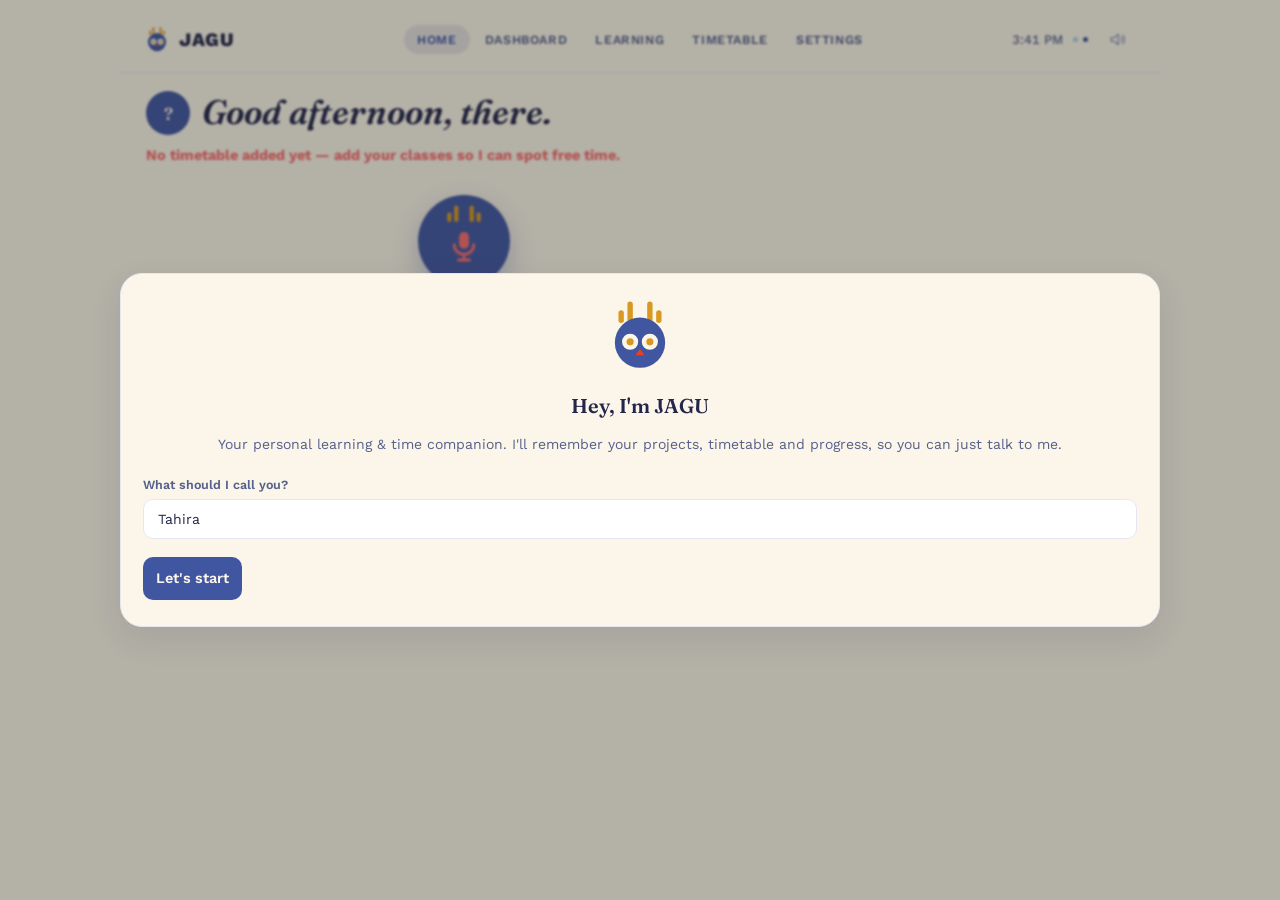
<file: index.html>
<!DOCTYPE html>
<html lang="en">
<head>
<meta charset="UTF-8">
<meta name="viewport" content="width=device-width, initial-scale=1, viewport-fit=cover">
<title>JAGU — Standalone Edition</title>
<link rel="icon" type="image/svg+xml" href="favicon.svg">
<link rel="apple-touch-icon" href="icons/icon-192.png">
<link rel="manifest" href="manifest.json">
<meta name="theme-color" content="#4056A1">
<meta name="mobile-web-app-capable" content="yes">
<meta name="apple-mobile-web-app-capable" content="yes">
<meta name="apple-mobile-web-app-status-bar-style" content="default">
<meta name="apple-mobile-web-app-title" content="JAGU">
<link rel="preconnect" href="https://fonts.googleapis.com">
<link rel="preconnect" href="https://fonts.gstatic.com" crossorigin>
<link href="https://fonts.googleapis.com/css2?family=Fraunces:ital,opsz,wght@0,9..144,600;0,9..144,700;1,9..144,600&family=Work+Sans:wght@400;500;600;700&display=swap" rel="stylesheet">
<link rel="stylesheet" href="css/styles.css">
</head>
<body>
<div id="app">

  <header id="topbar">
    <div id="topbar-title">
      <svg width="26" height="29" viewBox="0 0 80 88" fill="none" aria-hidden="true">
        <rect x="16" y="16" width="6" height="14" rx="3" fill="#D79922"></rect>
        <rect x="26" y="6" width="6" height="24" rx="3" fill="#D79922"></rect>
        <rect x="48" y="6" width="6" height="24" rx="3" fill="#D79922"></rect>
        <rect x="58" y="16" width="6" height="14" rx="3" fill="#D79922"></rect>
        <circle cx="40" cy="52" r="28" fill="#4056A1"></circle>
        <circle cx="29" cy="51" r="9" fill="#FBF6E9"></circle>
        <circle cx="51" cy="51" r="9" fill="#FBF6E9"></circle>
        <circle cx="29" cy="51" r="4" fill="#D79922"></circle>
        <circle cx="51" cy="51" r="4" fill="#D79922"></circle>
        <path d="M40 59 l-5 7 h10 z" fill="#F13C20"></path>
      </svg>
      <span>JAGU</span>
    </div>
    <nav id="topbar-nav" class="topbar-nav">
      <button class="nav-btn active" data-screen="home"><svg viewBox="0 0 24 24" fill="none" stroke="currentColor" stroke-width="1.6" stroke-linecap="round" stroke-linejoin="round"><path d="M4 11.5 12 4l8 7.5"/><path d="M6 10v9a1 1 0 0 0 1 1h4v-5h2v5h4a1 1 0 0 0 1-1v-9"/></svg><span>Home</span></button>
      <button class="nav-btn" data-screen="dashboard"><svg viewBox="0 0 24 24" fill="none" stroke="currentColor" stroke-width="1.6" stroke-linecap="round" stroke-linejoin="round"><path d="M5 20V11"/><path d="M12 20V6"/><path d="M19 20v-7"/></svg><span>Dashboard</span></button>
      <button class="nav-btn" data-screen="learning"><svg viewBox="0 0 24 24" fill="none" stroke="currentColor" stroke-width="1.6" stroke-linecap="round" stroke-linejoin="round"><path d="M4 5.5C4 4.7 4.7 4 5.5 4H12v16H5.5A1.5 1.5 0 0 1 4 18.5v-13Z"/><path d="M20 5.5c0-.8-.7-1.5-1.5-1.5H12v16h6.5c.8 0 1.5-.7 1.5-1.5v-13Z"/></svg><span>Learning</span></button>
      <button class="nav-btn" data-screen="timetable"><svg viewBox="0 0 24 24" fill="none" stroke="currentColor" stroke-width="1.6" stroke-linecap="round" stroke-linejoin="round"><rect x="4" y="5.5" width="16" height="14.5" rx="1.5"/><path d="M8 3.5v4M16 3.5v4M4 10h16"/></svg><span>Timetable</span></button>
      <button class="nav-btn" data-screen="settings"><svg viewBox="0 0 24 24" fill="none" stroke="currentColor" stroke-width="1.6" stroke-linecap="round" stroke-linejoin="round"><path d="M4 7h9M17 7h3M4 17h3M11 17h9"/><circle cx="15" cy="7" r="2.2"/><circle cx="7" cy="17" r="2.2"/></svg><span>Settings</span></button>
    </nav>
    <div id="topbar-right">
      <span id="clock">--:--</span>
      <span class="status-dots" title="System status">
        <span id="status-ai" class="status-dot" title="AI connection"></span>
        <span id="status-mem" class="status-dot" title="Memory"></span>
      </span>
      <button id="mute-btn" class="icon-btn" title="Mute voice replies" aria-label="Mute voice replies"><svg viewBox="0 0 24 24" fill="none" stroke="currentColor" stroke-width="1.6" stroke-linecap="round" stroke-linejoin="round"><path d="M4 9.5v5h4l5 4v-13l-5 4H4Z"/><path class="mute-wave" d="M16.5 9a4 4 0 0 1 0 6"/><path class="mute-wave" d="M19 7a7.5 7.5 0 0 1 0 10"/><path class="mute-slash" d="M4 4l16 16"/></svg></button>
    </div>
  </header>

  <div id="frame-banner" class="frame-banner hidden">
    <div class="frame-banner-row">
      <span>⚠ Voice needs its own tab — embedded previews block the mic.</span>
    </div>
    <div class="frame-banner-row">
      <input id="frame-banner-url" class="frame-url" type="text" readonly>
      <button id="frame-banner-copy" class="btn-tiny">Copy link</button>
    </div>
  </div>

  <main id="screens">

    <!-- HOME -->
    <section id="screen-home" class="screen narrow-col active">
      <div class="greeting">
        <div class="greeting-row">
          <button id="home-avatar" class="avatar home-avatar" aria-label="Open Settings"></button>
          <h1 id="greeting-text">Hello</h1>
        </div>
        <p id="status-line" class="status-line">Loading your day…</p>
        <p id="term-line" class="status-line term-line hidden"></p>
      </div>

      <div id="home-highlights" class="stack home-highlights hidden"></div>

      <div class="orb-wrap">
        <button id="orb" class="orb state-idle" aria-label="Talk to JAGU">
          <svg class="orb-face" width="56" height="62" viewBox="0 0 80 88" fill="none" aria-hidden="true">
            <rect class="orb-bar" x="16" y="16" width="6" height="14" rx="3" fill="#D79922"></rect>
            <rect class="orb-bar" x="26" y="6" width="6" height="24" rx="3" fill="#D79922"></rect>
            <rect class="orb-bar" x="48" y="6" width="6" height="24" rx="3" fill="#D79922"></rect>
            <rect class="orb-bar" x="58" y="16" width="6" height="14" rx="3" fill="#D79922"></rect>
            <rect x="33" y="44" width="14" height="24" rx="7" fill="var(--violet)"></rect>
            <path d="M26 62a14 14 0 0 0 28 0" stroke="var(--violet)" stroke-width="4" stroke-linecap="round"></path>
            <path d="M40 76v8M32 84h16" stroke="var(--violet)" stroke-width="4" stroke-linecap="round"></path>
          </svg>
        </button>
        <p id="orb-caption" class="orb-caption">Tap to talk</p>
      </div>

      <div id="quick-suggestion" class="suggestion-card hidden">
        <div class="suggestion-label">Suggested next</div>
        <div id="suggestion-title" class="suggestion-title">—</div>
        <div id="suggestion-meta" class="suggestion-meta">—</div>
        <button id="suggestion-start" class="btn-small">Start focus session</button>
      </div>

      <div id="transcript" class="transcript" aria-live="polite"></div>

      <form id="text-form" class="text-form">
        <input id="text-input" type="text" placeholder="Type to JAGU…" autocomplete="off">
        <button type="submit" class="send-btn" aria-label="Send">➤</button>
      </form>

      <div class="row-gap" style="justify-content:flex-end; margin-top:18px;">
        <button id="daily-briefing-btn" class="btn-small ghost">🔅 Daily briefing</button>
      </div>

      <div id="backup-nudge" class="card backup-nudge hidden" style="margin-top:14px; margin-left:auto; max-width:85%; width:fit-content;">
        <p style="margin:0 0 10px; font-size:13px; line-height:1.5;">💾 It's been a while since your last backup. Everything here lives only in this browser — export a copy so a cleared cache can't lose it.</p>
        <div class="row-gap">
          <button id="backup-nudge-export" class="btn-small">Export backup now</button>
          <button id="backup-nudge-dismiss" class="btn-small ghost">Remind me later</button>
        </div>
      </div>
    </section>

    <!-- DASHBOARD -->
    <section id="screen-dashboard" class="screen">
      <div id="dash-profile" class="profile-card hidden"></div>

      <div class="dash-layout">
        <div class="dash-side">
          <div id="dash-stats" class="stat-grid"></div>
          <div class="card" id="today-card"></div>
        </div>

        <div class="dash-main">
          <div class="dash-panel classes-panel">
            <h2 class="section-heading">Today's classes</h2>
            <div id="today-classes-list" class="stack"></div>
          </div>

          <div class="dash-panel marking-panel">
            <div class="screen-title-row" style="margin:0 0 12px;">
              <h2 class="section-heading" style="margin:0;">Marking queue</h2>
              <button id="add-marking-btn" class="btn-small">+ Add</button>
            </div>
            <div id="marking-list" class="stack"></div>
          </div>

          <div class="dash-panel progress-panel">
            <h2 class="section-heading">Learning progress</h2>
            <div id="progress-list" class="stack"></div>
          </div>

          <div class="row-gap" style="justify-content:flex-end; margin:4px 0 -6px;">
            <button id="add-dash-task-btn" class="btn-small ghost">+ Add task</button>
            <button id="add-event-btn" class="btn-small ghost">+ Add event</button>
          </div>

          <div class="dash-columns">
            <div class="dash-panel category-panel work">
              <h2 class="section-heading" style="margin-top:0;">Work</h2>
              <div class="category-subhead">Tasks</div>
              <div id="work-todo-list" class="stack"></div>
              <div class="category-subhead">Events</div>
              <div id="work-events-list" class="stack"></div>
            </div>

            <div class="dash-panel category-panel personal">
              <h2 class="section-heading" style="margin-top:0;">Personal</h2>
              <div class="category-subhead">Tasks</div>
              <div id="personal-todo-list" class="stack"></div>
              <div class="category-subhead">Events</div>
              <div id="personal-events-list" class="stack"></div>
            </div>
          </div>

          <div class="dash-panel notes-panel">
            <h2 class="section-heading">Recent notes</h2>
            <div id="dash-notes" class="card" style="border:none; padding:0;"></div>
          </div>
        </div>
      </div>
    </section>

    <!-- LEARNING -->
    <section id="screen-learning" class="screen narrow-col">
      <div class="screen-title-row" style="justify-content:flex-end;">
        <button id="add-project-btn" class="btn-small">+ New</button>
      </div>
      <div id="projects-list" class="stack"></div>
    </section>

    <!-- TIMETABLE -->
    <section id="screen-timetable" class="screen narrow-col">
      <div class="screen-title-row" style="justify-content:flex-end;">
        <div class="row-gap">
          <button id="scan-timetable-btn" class="btn-small ghost">Scan photo</button>
          <button id="import-timetable-btn" class="btn-small ghost">Import</button>
          <button id="add-cover-btn" class="btn-small ghost">+ Cover</button>
          <button id="add-timetable-btn" class="btn-small">+ Add</button>
        </div>
      </div>
      <div id="timetable-view-toggle" class="view-toggle">
        <button class="view-toggle-btn active" data-view="day">Day</button>
        <button class="view-toggle-btn" data-view="week">Week</button>
      </div>
      <div id="day-tabs" class="day-tabs"></div>
      <div id="timetable-list" class="stack"></div>
      <input type="file" id="timetable-photo-input" accept="image/*" class="hidden">
    </section>

    <!-- CLASSROOM (class workspace — reached from a timetable session) -->
    <section id="screen-classroom" class="screen">
      <a id="classroom-back" class="link-row" style="margin:14px 0 10px; display:inline-block;">← Back to timetable</a>
      <h1 id="classroom-title" class="screen-title" style="margin:0 0 4px;">Class</h1>

      <div class="dash-layout">
        <div class="dash-side">
          <p id="classroom-sessions" style="color:var(--text-faint); font-size:12.5px; margin-bottom:2px;"></p>
          <p id="classroom-learner-count" style="color:var(--text-faint); font-size:12.5px; margin-bottom:4px;"></p>

          <div id="classroom-important" class="important-row"></div>

          <details class="icon-key">
            <summary>What do the icons mean?</summary>
            <div class="icon-key-group">
              <div class="icon-key-label">Learner highlights</div>
              <div class="icon-key-row"><span class="icon-key-icon">⚠️</span><span>Warning — needs your attention (missing work, needs support)</span></div>
              <div class="icon-key-row"><span class="icon-key-icon">📈</span><span>Performance — an observation on how they're doing</span></div>
              <div class="icon-key-row"><span class="icon-key-icon">⭐</span><span>Appreciation — positive recognition</span></div>
              <div class="icon-key-row"><span class="icon-key-icon">📋</span><span>Individual task / reminder — something to follow up on with them</span></div>
              <div class="icon-key-row"><span class="icon-key-icon">🔍</span><span>Needs checking — they have assignment work ready for your review</span></div>
            </div>
            <div class="icon-key-group">
              <div class="icon-key-label">Assignment task progress</div>
              <div class="icon-key-row"><span class="icon-key-icon">○</span><span>Not started</span></div>
              <div class="icon-key-row"><span class="icon-key-icon">→</span><span>In progress</span></div>
              <div class="icon-key-row"><span class="icon-key-icon">🔍</span><span>Needs checking</span></div>
              <div class="icon-key-row"><span class="icon-key-icon">✓</span><span>Done</span></div>
            </div>
            <div class="icon-key-group">
              <div class="icon-key-label">Overall progress dot</div>
              <div class="icon-key-row"><span class="rag-dot" style="background:var(--rag-green); color:var(--rag-green); margin:0 4px;"></span><span>On track — 80% or more complete</span></div>
              <div class="icon-key-row"><span class="rag-dot" style="background:var(--rag-amber); color:var(--rag-amber); margin:0 4px;"></span><span>Making progress — 40 to 79% complete</span></div>
              <div class="icon-key-row"><span class="rag-dot" style="background:var(--rag-red); color:var(--rag-red); margin:0 4px;"></span><span>Needs support — under 40% complete</span></div>
            </div>
          </details>

          <div class="screen-title-row" style="margin:22px 0 12px;">
            <h2 class="section-heading" style="margin:0;">Session history</h2>
            <button id="classroom-add-note" class="btn-small ghost">+ Add</button>
          </div>
          <div id="classroom-notes" class="stack"></div>
        </div>

        <div class="dash-main">
          <div class="screen-title-row" style="margin:0 0 12px;">
            <h2 class="section-heading" style="margin:0;">Assignments</h2>
            <button id="classroom-add-assignment" class="btn-small">+ New</button>
          </div>
          <div id="classroom-assignments" class="stack"></div>

          <div class="screen-title-row" style="margin:22px 0 12px;">
            <h2 class="section-heading" style="margin:0;">Learners</h2>
            <button id="classroom-add-learner" class="btn-small">+ Add</button>
          </div>
          <div id="classroom-learners" class="learner-groups-grid"></div>
        </div>
      </div>
    </section>

    <!-- SETTINGS -->
    <section id="screen-settings" class="screen narrow-col">
      <h2 class="section-heading" style="margin-top:0;">Profile</h2>

      <div class="field-group" style="display:flex; align-items:center; gap:16px;">
        <div id="settings-avatar-preview" class="avatar avatar-lg"></div>
        <div style="display:flex; flex-direction:column; gap:8px;">
          <label for="settings-avatar-input" class="btn-small ghost" style="cursor:pointer;">Change photo</label>
          <input id="settings-avatar-input" type="file" accept="image/*" class="hidden">
          <button id="settings-avatar-remove" class="link-row" style="margin:0; text-align:left; color:var(--text-faint);">Remove photo</button>
        </div>
      </div>

      <div class="field-group">
        <label class="field-label">Your name</label>
        <input id="settings-name" class="text-field" type="text" placeholder="Your name">
      </div>
      <div class="field-group">
        <label class="field-label">Role / title</label>
        <input id="settings-role" class="text-field" type="text" placeholder="e.g. Computing Teacher">
      </div>
      <div class="field-group">
        <label class="field-label">About</label>
        <textarea id="settings-about" class="text-field" rows="2" style="resize:vertical; font-family:inherit;" placeholder="A line about you — shown on your Dashboard"></textarea>
      </div>

      <h2 class="section-heading">AI connection — standalone edition</h2>
      <div class="field-group">
        <label class="field-label">Provider</label>
        <select id="settings-provider" class="text-field">
          <option value="gemini">Google Gemini — free, no card needed</option>
          <option value="anthropic">Anthropic Claude — paid, needs billing</option>
        </select>
      </div>

      <div id="gemini-fields">
        <div class="field-group">
          <label class="field-label">Google Gemini API key</label>
          <input id="settings-gemini-key" class="text-field" type="password" placeholder="AIza...">
        </div>
        <div class="field-group">
          <label class="field-label">Gemini model</label>
          <input id="settings-gemini-model" class="text-field" type="text" placeholder="gemini-flash-latest">
        </div>
        <p style="color:var(--text-faint); font-size:11.5px; margin-top:-8px; margin-bottom:20px; line-height:1.6;">
          Free, no credit card: get a key at <span class="hud-readout">aistudio.google.com</span> → Get API key. Saved only in this browser and sent only to Google's API. If the model name contains "live" (e.g. <span class="hud-readout">gemini-3.8-live</span>), tapping the orb opens a real-time voice call — JAGU listens and speaks continuously until you tap again, instead of one exchange at a time.
        </p>
      </div>

      <div id="anthropic-fields">
        <div class="field-group">
          <label class="field-label">Anthropic API key</label>
          <input id="settings-apikey" class="text-field" type="password" placeholder="sk-ant-...">
        </div>
        <div class="field-group">
          <label class="field-label">Model</label>
          <input id="settings-model" class="text-field" type="text" placeholder="claude-sonnet-5">
        </div>
        <p style="color:var(--text-faint); font-size:11.5px; margin-top:-8px; margin-bottom:20px; line-height:1.6;">
          Requires a console.anthropic.com account with billing enabled. Saved only in this browser and sent only to Anthropic's API.
        </p>
      </div>

      <h2 class="section-heading">Voice</h2>
      <div class="field-group">
        <label class="field-label">JAGU's voice</label>
        <select id="settings-voice" class="text-field"></select>
      </div>
      <div class="field-group">
        <label class="field-label">Speaking speed</label>
        <input id="settings-rate" type="range" min="0.7" max="1.3" step="0.05" value="1">
      </div>
      <div class="field-group">
        <label class="field-label">Pitch</label>
        <input id="settings-pitch" type="range" min="0.7" max="1.3" step="0.05" value="1">
      </div>
      <div class="settings-row">
        <span>Speak replies aloud</span>
        <button id="toggle-voice-out" class="switch on"><span class="switch-knob"></span></button>
      </div>
      <div class="settings-row">
        <span>Stay in conversation mode</span>
        <button id="toggle-convo-mode" class="switch"><span class="switch-knob"></span></button>
      </div>

      <h2 class="section-heading">Install &amp; notifications</h2>
      <p style="color:var(--text-faint); font-size:12px; margin:-6px 0 12px; line-height:1.5;">
        Add JAGU to your home screen from your browser's menu for quicker access. Notifications still need this tab (or the installed app) open somewhere — a fully closed browser can't receive them.
      </p>
      <div class="settings-row">
        <span>Reminder notifications</span>
        <button id="toggle-notifications" class="switch"><span class="switch-knob"></span></button>
      </div>
      <h2 class="section-heading">Voice diagnostics</h2>
      <div class="card" id="diag-card"></div>
      <div class="row-gap" style="margin-top:10px;">
        <button id="diag-refresh" class="btn-small ghost">Re-check</button>
        <button id="diag-copy" class="btn-small ghost">Copy diagnostics</button>
      </div>

      <h2 class="section-heading">Term dates</h2>
      <p style="color:var(--text-faint); font-size:12px; margin:-6px 0 12px; line-height:1.5;">Add your college's term and holiday dates once at the start of the year — JAGU uses these to know what part of the year it is.</p>
      <div id="term-dates-list" class="stack" style="margin-bottom:12px;"></div>
      <button id="add-term-btn" class="btn-small ghost">+ Add term/holiday</button>

      <h2 class="section-heading">Sync between devices</h2>
      <p style="color:var(--text-faint); font-size:12px; margin:-6px 0 12px; line-height:1.5;">Keep your classes, learners and assignments on every device. JAGU saves a private copy in a GitHub Gist in your own account. Create a token at github.com/settings/tokens (classic) with only the <b>gist</b> permission, paste it on each device, then Upload on one and Download on the others. AI keys and the token are never uploaded.</p>
      <input id="sync-token" type="password" class="text-field" placeholder="GitHub token (gist permission)" autocomplete="off" style="margin-bottom:10px;">
      <div class="row-gap" style="margin-bottom:8px;">
        <button id="sync-push" class="btn-small ghost">⬆ Upload to cloud</button>
        <button id="sync-pull" class="btn-small ghost">⬇ Download from cloud</button>
      </div>
      <div class="settings-row" style="padding:10px 0;">
        <span style="font-size:13px;">Auto-sync (upload changes, fetch updates when you open JAGU)</span>
        <button id="toggle-autosync" class="switch"><span class="switch-knob"></span></button>
      </div>
      <p id="storage-status" style="color:var(--text-faint); font-size:12px; margin-bottom:6px; line-height:1.5;"></p>
      <p id="sync-unsynced" style="color:var(--rag-amber); font-size:12.5px; font-weight:700; margin-bottom:6px;"></p>
      <p id="sync-status" style="color:var(--text-faint); font-size:12px; margin-bottom:6px;"></p>

      <h2 class="section-heading">Data</h2>
      <button id="seed-demo-class-btn" class="btn-full ghost" style="margin-bottom:10px;">Load sample class (for testing)</button>
      <button id="export-btn" class="btn-full ghost" style="margin-bottom:10px;">Export backup</button>
      <button id="import-btn" class="btn-full ghost" style="margin-bottom:10px;">Import backup</button>
      <input type="file" id="import-file-input" accept="application/json" class="hidden">
      <button id="clear-btn" class="btn-full ghost" style="color:var(--danger); border-color:var(--danger);">Clear all data</button>

      <p style="color:var(--text-faint); font-size:12px; margin-top:22px; line-height:1.6;">
        Standalone edition — everything (projects, tasks, timetable, memory) is saved only in this browser's local storage on this device. Use “Sync between devices” above to share it across devices. Voice recognition needs a Chromium-based browser (Chrome / Edge); typing always works.
      </p>
    </section>

  </main>

  <nav id="bottom-nav">
    <div class="nav-inner">
      <button class="nav-btn active" data-screen="home"><svg viewBox="0 0 24 24" fill="none" stroke="currentColor" stroke-width="1.6" stroke-linecap="round" stroke-linejoin="round"><path d="M4 11.5 12 4l8 7.5"/><path d="M6 10v9a1 1 0 0 0 1 1h4v-5h2v5h4a1 1 0 0 0 1-1v-9"/></svg><span>Home</span></button>
      <button class="nav-btn" data-screen="dashboard"><svg viewBox="0 0 24 24" fill="none" stroke="currentColor" stroke-width="1.6" stroke-linecap="round" stroke-linejoin="round"><path d="M5 20V11"/><path d="M12 20V6"/><path d="M19 20v-7"/></svg><span>Dashboard</span></button>
      <button class="nav-btn" data-screen="learning"><svg viewBox="0 0 24 24" fill="none" stroke="currentColor" stroke-width="1.6" stroke-linecap="round" stroke-linejoin="round"><path d="M4 5.5C4 4.7 4.7 4 5.5 4H12v16H5.5A1.5 1.5 0 0 1 4 18.5v-13Z"/><path d="M20 5.5c0-.8-.7-1.5-1.5-1.5H12v16h6.5c.8 0 1.5-.7 1.5-1.5v-13Z"/></svg><span>Learning</span></button>
      <button class="nav-btn" data-screen="timetable"><svg viewBox="0 0 24 24" fill="none" stroke="currentColor" stroke-width="1.6" stroke-linecap="round" stroke-linejoin="round"><rect x="4" y="5.5" width="16" height="14.5" rx="1.5"/><path d="M8 3.5v4M16 3.5v4M4 10h16"/></svg><span>Timetable</span></button>
      <button class="nav-btn" data-screen="settings"><svg viewBox="0 0 24 24" fill="none" stroke="currentColor" stroke-width="1.6" stroke-linecap="round" stroke-linejoin="round"><path d="M4 7h9M17 7h3M4 17h3M11 17h9"/><circle cx="15" cy="7" r="2.2"/><circle cx="7" cy="17" r="2.2"/></svg><span>Settings</span></button>
    </div>
  </nav>

  <!-- FOCUS SESSION OVERLAY -->
  <div id="focus-overlay" class="overlay hidden">
    <div class="sheet">
      <div class="sheet-handle"></div>
      <p class="timer-label" id="focus-label">Focus session</p>
      <p class="timer-task" id="focus-task">—</p>
      <div class="timer-display" id="focus-clock">25:00</div>
      <div class="timer-controls">
        <button id="focus-pause" class="btn-full ghost">Pause</button>
        <button id="focus-stop" class="btn-full" style="background:var(--danger); color:#fff;">Finish</button>
      </div>
    </div>
  </div>

  <!-- GENERIC MODAL -->
  <div id="modal-root" class="overlay hidden"></div>

  <!-- ONBOARDING -->
  <div id="onboarding" class="overlay center hidden">
    <div class="sheet onboarding-sheet" style="border-radius:22px;">
      <div style="text-align:center; margin-bottom:6px;">
        <svg width="72" height="79" viewBox="0 0 80 88" fill="none" style="margin:0 auto 18px; display:block;" aria-hidden="true">
          <rect x="16" y="16" width="6" height="14" rx="3" fill="#D79922"></rect>
          <rect x="26" y="6" width="6" height="24" rx="3" fill="#D79922"></rect>
          <rect x="48" y="6" width="6" height="24" rx="3" fill="#D79922"></rect>
          <rect x="58" y="16" width="6" height="14" rx="3" fill="#D79922"></rect>
          <circle cx="40" cy="52" r="28" fill="#4056A1"></circle>
          <circle cx="29" cy="51" r="9" fill="#FBF6E9"></circle>
          <circle cx="51" cy="51" r="9" fill="#FBF6E9"></circle>
          <circle cx="29" cy="51" r="4" fill="#D79922"></circle>
          <circle cx="51" cy="51" r="4" fill="#D79922"></circle>
          <path d="M40 59 l-5 7 h10 z" fill="#F13C20"></path>
        </svg>
      </div>
      <p class="sheet-title" style="text-align:center;">Hey, I'm JAGU</p>
      <p style="color:var(--text-dim); font-size:14px; text-align:center; margin-bottom:22px; line-height:1.55;">
        Your personal learning &amp; time companion. I'll remember your projects, timetable and progress, so you can just talk to me.
      </p>
      <label class="field-label">What should I call you?</label>
      <input id="onboarding-name" class="text-field" type="text" value="Tahira" style="margin-bottom:18px;">
      <button id="onboarding-start" class="btn-full">Let's start</button>
    </div>
  </div>

  <div id="toast-root" class="toast-root"></div>
</div>
<script>
/* Shows any startup error on screen (tablets have no console) so it can be reported. */
(function(){
  function show(msg){
    try{
      var d = document.getElementById("jagu-error-banner");
      if(!d){
        d = document.createElement("div"); d.id = "jagu-error-banner";
        d.style.cssText = "position:fixed;left:0;right:0;top:0;z-index:99999;background:#b3261e;color:#fff;font:12px/1.4 sans-serif;padding:8px 12px;white-space:pre-wrap;word-break:break-word;";
        (document.body||document.documentElement).appendChild(d);
      }
      d.textContent = "JAGU problem: " + msg + "\n" + navigator.userAgent;
    }catch(e){}
  }
  /* Mixed old/new cached files can break startup. Once per session: wipe the service-worker
     caches, force-refresh every script from the network, then reload. */
  var FILES = ["index.html","css/styles.css","js/app.js","js/ai.js","js/classroom.js","js/diagnostics.js","js/focus.js","js/helpers.js","js/live-api.js","js/modals.js","js/render.js","js/settings.js","js/state.js","js/sync.js","js/voice.js"];
  function selfHeal(){
    try{
      if(sessionStorage.getItem("jagu_healed")) return false;
      sessionStorage.setItem("jagu_healed","1");
    }catch(e){ return false; }
    var jobs = [];
    if(window.caches) jobs.push(caches.keys().then(function(ks){ return Promise.all(ks.map(function(k){ return caches.delete(k); })); }));
    if(navigator.serviceWorker) jobs.push(navigator.serviceWorker.getRegistrations().then(function(rs){ return Promise.all(rs.map(function(r){ return r.unregister(); })); }));
    FILES.forEach(function(f){ jobs.push(fetch(f, {cache:"reload"}).catch(function(){})); });
    Promise.all(jobs).then(function(){ location.reload(); }, function(){ location.reload(); });
    return true;
  }
  window.addEventListener("error", function(e){ if(selfHeal()) return; show((e.message||"script failed to load") + (e.filename? " ("+e.filename.split("/").pop()+":"+e.lineno+")":"")); });
  window.addEventListener("unhandledrejection", function(e){ if(selfHeal()) return; show(String(e.reason&&e.reason.message||e.reason)); });
})();
</script>
<script type="module" src="js/app.js"></script>
</body>
</html>
</file>
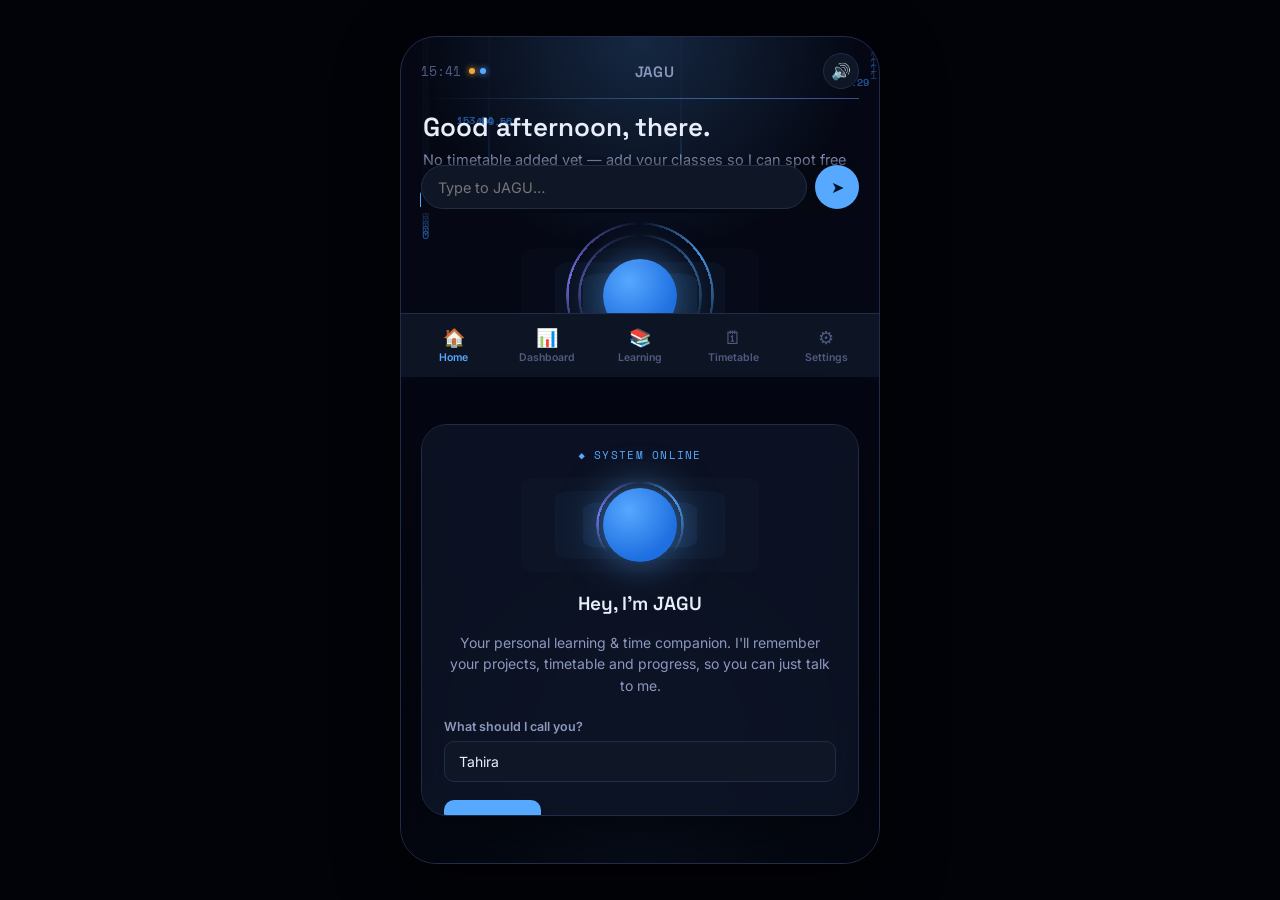
<file: AI AGENT JAGU/index.html>
<!DOCTYPE html>
<html lang="en">
<head>
<meta charset="UTF-8">
<meta name="viewport" content="width=device-width, initial-scale=1, viewport-fit=cover">
<title>JAGU — Standalone Edition</title>
<link rel="preconnect" href="https://fonts.googleapis.com">
<link rel="preconnect" href="https://fonts.gstatic.com" crossorigin>
<link href="https://fonts.googleapis.com/css2?family=Space+Grotesk:wght@400;500;600;700&family=Inter:wght@400;500;600;700&family=Space+Mono:wght@400;700&display=swap" rel="stylesheet">
<style>
/* ============================= TOKENS ============================= */
:root{
  --bg:#050810; --bg-deep:#020308; --surface:#0F1626; --surface-2:#161F35;
  --border:#212C48; --text:#E9EEFB; --text-dim:#8D98BE; --text-faint:#4F5A80;
  --accent:#57A8FF; --accent-2:#1E6FE0; --accent-ink:#031428;
  --violet:#8B7BFF; --violet-ink:#1C1440;
  --amber:#F5A83C; --amber-ink:#3A2607; --danger:#F5697F; --danger-ink:#3A0F18;
  --rain:#6FB4FF;
  --radius-s:10px; --radius-m:16px; --radius-l:26px;
  --font-d:'Space Grotesk',sans-serif; --font-b:'Inter',sans-serif; --font-m:'Space Mono',monospace;
  --shadow: 0 20px 60px rgba(0,0,0,.55);
}
@media (prefers-color-scheme: light){
  :root:not([data-theme="dark"]){
    --bg:#EEF2FA; --bg-deep:#DFE6F4; --surface:#FFFFFF; --surface-2:#EEF2FB;
    --border:#D6DEF0; --text:#131A2C; --text-dim:#4E5978; --text-faint:#8189A8;
    --accent:#1567D6; --accent-2:#0E4FAE; --accent-ink:#EAF2FF;
    --violet:#6650D6; --violet-ink:#EFEAFF;
    --amber:#B5720B; --amber-ink:#FFF3DE; --danger:#C23752; --danger-ink:#FDE7EB;
    --rain:#2E7BE0;
    --shadow: 0 20px 50px rgba(30,35,60,.12);
  }
}
:root[data-theme="dark"]{
  --bg:#050810; --bg-deep:#020308; --surface:#0F1626; --surface-2:#161F35;
  --border:#212C48; --text:#E9EEFB; --text-dim:#8D98BE; --text-faint:#4F5A80;
  --accent:#57A8FF; --accent-2:#1E6FE0; --accent-ink:#031428;
  --violet:#8B7BFF; --violet-ink:#1C1440;
  --amber:#F5A83C; --amber-ink:#3A2607; --danger:#F5697F; --danger-ink:#3A0F18;
  --rain:#6FB4FF;
}
*{box-sizing:border-box; margin:0; padding:0;}
html,body{height:100%;}
body{
  background:var(--bg-deep);
  font-family:var(--font-b);
  color:var(--text);
  -webkit-font-smoothing:antialiased;
  min-height:100vh;
  display:flex; justify-content:center; align-items:stretch;
}
button,input,select{font-family:inherit; color:inherit;}
button{cursor:pointer; background:none; border:none;}
.hidden{display:none !important;}
::selection{background:var(--accent); color:var(--accent-ink);}
:focus-visible{outline:2px solid var(--accent); outline-offset:2px; border-radius:6px;}

/* ============================= APP SHELL ============================= */
#app{
  width:100%; max-width:480px; min-height:100vh;
  background:
    radial-gradient(65% 38% at 50% 0%, color-mix(in srgb, var(--accent) 20%, transparent), transparent 70%),
    radial-gradient(80% 55% at 50% 100%, color-mix(in srgb, var(--accent) 16%, transparent), transparent 70%),
    var(--bg);
  display:flex; flex-direction:column;
  position:relative; overflow:hidden;
}
@media (min-width:560px){
  #app{ min-height:min(92vh,860px); margin:4vh auto; border-radius:36px; box-shadow:var(--shadow); border:1px solid var(--border); }
}
#field-canvas{ position:absolute; inset:0; width:100%; height:100%; pointer-events:none; opacity:.85; z-index:0; mix-blend-mode:screen; }
#app > *:not(#field-canvas){ position:relative; z-index:1; }

/* HUD corner-bracket frame — marks "live" data surfaces */
.hud-frame{ position:relative; }
.hud-frame::before,.hud-frame::after{ content:""; position:absolute; width:14px; height:14px; pointer-events:none; }
.hud-frame::before{ top:-1px; left:-1px; border-top:2px solid var(--accent); border-left:2px solid var(--accent); border-radius:4px 0 0 0; }
.hud-frame::after{ bottom:-1px; right:-1px; border-bottom:2px solid var(--violet); border-right:2px solid var(--violet); border-radius:0 0 4px 0; }

.hud-readout{ font-family:var(--font-m); letter-spacing:.02em; }

#topbar{
  display:flex; align-items:center; justify-content:space-between;
  padding:16px 20px 10px;
  flex-shrink:0;
  position:relative;
}
#topbar::after{
  content:""; position:absolute; left:20px; right:20px; bottom:0; height:1px;
  background:linear-gradient(90deg, transparent, var(--accent), var(--violet), transparent);
  background-size:200% 100%; opacity:.5;
  animation: scanSweep 5s linear infinite;
}
@keyframes scanSweep{ from{ background-position:200% 0; } to{ background-position:-200% 0; } }
#topbar-left{ display:flex; align-items:center; gap:8px; }
#topbar-title{ font-family:var(--font-d); font-weight:600; letter-spacing:.02em; font-size:15px; color:var(--text-dim); }
#clock{ font-family:var(--font-m); font-size:12.5px; color:var(--text-faint); }
.status-dots{ display:flex; gap:5px; align-items:center; }
.status-dot{ width:6px; height:6px; border-radius:50%; background:var(--text-faint); box-shadow:none; transition:all .3s; }
.status-dot.ok{ background:var(--accent); box-shadow:0 0 6px var(--accent); }
.status-dot.warn{ background:var(--amber); box-shadow:0 0 6px var(--amber); }
.icon-btn{ width:36px; height:36px; border-radius:50%; display:flex; align-items:center; justify-content:center; font-size:16px; background:var(--surface); border:1px solid var(--border); }
.icon-btn:active{ transform:scale(.94); }

.frame-banner{
  margin:0 20px 6px; padding:10px 14px; border-radius:var(--radius-s);
  background:var(--amber-ink); border:1px solid color-mix(in srgb, var(--amber) 40%, transparent);
  color:var(--amber); font-size:12.5px; display:flex; flex-direction:column; gap:8px; flex-shrink:0;
}
.frame-banner-row{ display:flex; align-items:center; justify-content:space-between; gap:8px; }
.frame-url{
  flex:1; min-width:0; background:rgba(0,0,0,.25); border:1px solid color-mix(in srgb, var(--amber) 30%, transparent);
  color:var(--amber); font-family:var(--font-m); font-size:11px; padding:7px 9px; border-radius:8px;
}
.btn-tiny{ background:var(--amber); color:var(--amber-ink); font-size:11.5px; font-weight:700; padding:5px 10px; border-radius:99px; white-space:nowrap; flex-shrink:0; text-decoration:none; display:inline-block; }

#screens{ flex:1; overflow-y:auto; padding:4px 20px 100px; scrollbar-width:none; }
#screens::-webkit-scrollbar{ display:none; }
.screen{ display:none; animation:fadeIn .25s ease; }
.screen.active{ display:block; }
@keyframes fadeIn{ from{opacity:0; transform:translateY(6px);} to{opacity:1; transform:none;} }

.screen-title{ font-family:var(--font-d); font-size:26px; font-weight:600; margin:10px 0 18px; }
.screen-title-row{ display:flex; align-items:center; justify-content:space-between; margin:10px 0 18px; }
.screen-title-row .screen-title{ margin:0; }
.section-heading{ font-family:var(--font-d); font-size:14px; font-weight:600; color:var(--text-dim); text-transform:none; margin:24px 0 10px; }
.row-gap{ display:flex; gap:8px; }

/* ============================= HOME ============================= */
.greeting{ padding:10px 2px 0; }
#greeting-text{ font-family:var(--font-d); font-size:26px; font-weight:600; line-height:1.15; }
.status-line{ margin-top:6px; color:var(--text-dim); font-size:14.5px; line-height:1.5; }

.orb-wrap{ display:flex; flex-direction:column; align-items:center; padding:26px 0 18px; }
.orb{
  width:156px; height:156px; border-radius:50%; position:relative;
  display:flex; align-items:center; justify-content:center;
}
.orb-spin{
  position:absolute; inset:4px; border-radius:50%;
  background: conic-gradient(from 0deg, transparent 0deg, var(--accent) 55deg, transparent 130deg, transparent 230deg, var(--violet) 285deg, transparent 360deg);
  -webkit-mask: radial-gradient(farthest-side, transparent calc(100% - 2.5px), #000 calc(100% - 2.5px));
          mask: radial-gradient(farthest-side, transparent calc(100% - 2.5px), #000 calc(100% - 2.5px));
  animation: spin 7s linear infinite; opacity:.85;
}
.orb-spin.spin2{ inset:16px; animation-duration:11s; animation-direction:reverse; opacity:.5; }
@keyframes spin{ to{ transform:rotate(360deg); } }
.portal-field{
  position:absolute; inset:0; margin:auto; width:10px; height:10px;
  transform:scaleY(.4); border-radius:50%; pointer-events:none; z-index:-1;
  box-shadow:
    0 0 0 26px color-mix(in srgb, var(--accent) 9%, transparent),
    0 0 0 52px color-mix(in srgb, var(--accent) 7%, transparent),
    0 0 0 80px color-mix(in srgb, var(--accent) 4%, transparent),
    0 0 0 114px color-mix(in srgb, var(--accent) 2%, transparent);
}
.orb-pulse{
  position:absolute; inset:0; margin:auto; width:74px; height:74px; border-radius:50%;
  border:1px solid color-mix(in srgb, var(--accent) 55%, transparent);
  opacity:0; animation:portalPulse 3.2s ease-out infinite;
}
.orb-pulse.p2{ animation-delay:1.6s; }
@keyframes portalPulse{ 0%{ transform:scale(1); opacity:.5;} 100%{ transform:scale(2.6); opacity:0;} }
.orb-core{
  width:74px; height:74px; border-radius:50%; position:relative; overflow:hidden;
  background:radial-gradient(circle at 35% 30%, var(--accent), var(--accent-2) 70%);
  box-shadow:0 0 40px color-mix(in srgb, var(--accent) 55%, transparent);
  transition:transform .3s ease, box-shadow .3s ease;
}
.orb-core::after{
  content:""; position:absolute; left:-20%; right:-20%; top:-40%; height:45%;
  background:linear-gradient(180deg, rgba(255,255,255,.55), transparent);
  animation: coreScan 2.6s ease-in-out infinite;
}
@keyframes coreScan{ 0%{ top:-40%; } 60%{ top:95%; } 100%{ top:95%; } }
.orb-ring{
  position:absolute; inset:0; border-radius:50%;
  border:1.5px solid color-mix(in srgb, var(--accent) 45%, transparent);
  opacity:0;
}
.orb.state-idle .orb-core{ animation:breathe 4s ease-in-out infinite; }
@keyframes breathe{ 0%,100%{ transform:scale(1);} 50%{ transform:scale(1.06);} }

.orb.state-listening .ring1,.orb.state-listening .ring2{ animation:ripple 1.6s ease-out infinite; }
.orb.state-listening .ring2{ animation-delay:.5s; }
@keyframes ripple{ 0%{ opacity:.55; transform:scale(.75);} 100%{ opacity:0; transform:scale(1.45);} }
.orb.state-listening .orb-core{ transform:scale(1.1); box-shadow:0 0 55px color-mix(in srgb, var(--accent) 70%, transparent); }
.orb.state-listening .orb-spin{ animation-duration:2.5s; }

.orb.state-thinking .orb-core{ animation:pulseThink 1s ease-in-out infinite; }
@keyframes pulseThink{ 0%,100%{ opacity:1;} 50%{ opacity:.55;} }
.orb.state-thinking .orb-spin{ animation-duration:1.4s; }

.orb.state-speaking .orb-core{ animation:speak .5s ease-in-out infinite alternate; }
@keyframes speak{ from{ transform:scale(1.0);} to{ transform:scale(1.12);} }
.orb.state-speaking .orb-spin{ animation-duration:3.5s; }

.orb-caption{ margin-top:14px; font-size:13px; color:var(--text-faint); font-family:var(--font-m); letter-spacing:.03em; }

.suggestion-card{
  background:var(--surface); border:1px solid var(--border); border-radius:var(--radius-m);
  padding:16px 18px; margin:6px 0 16px;
}
.suggestion-label{ font-size:11.5px; text-transform:uppercase; letter-spacing:.06em; color:var(--accent); font-weight:600; }
.suggestion-title{ font-family:var(--font-d); font-size:16.5px; font-weight:600; margin-top:6px; }
.suggestion-meta{ font-size:13px; color:var(--text-dim); margin-top:3px; }
.btn-small{
  margin-top:12px; padding:9px 16px; border-radius:999px; font-size:13.5px; font-weight:600;
  background:var(--accent); color:var(--accent-ink); display:inline-block;
}
.btn-small.ghost{ background:transparent; border:1px solid var(--border); color:var(--text); }
.btn-small.danger{ background:var(--danger); color:#fff; }

.transcript{ display:flex; flex-direction:column; gap:10px; min-height:40px; padding:4px 0 14px; }
.bubble{ max-width:88%; padding:10px 14px; border-radius:16px; font-size:14.5px; line-height:1.45; }
.bubble.user{ align-self:flex-end; background:var(--accent); color:var(--accent-ink); border-bottom-right-radius:5px; }
.bubble.jagu{ align-self:flex-start; background:var(--surface); border:1px solid var(--border); border-bottom-left-radius:5px; }
.bubble.system{ align-self:center; color:var(--text-faint); font-size:12.5px; background:none; }

.text-form{ display:flex; gap:8px; position:sticky; bottom:0; padding:10px 0 4px; background:linear-gradient(to top, var(--bg) 60%, transparent); }
#text-input{
  flex:1; background:var(--surface); border:1px solid var(--border); border-radius:999px;
  padding:12px 16px; font-size:14.5px;
}
.send-btn{ width:44px; height:44px; border-radius:50%; background:var(--accent); color:var(--accent-ink); font-size:16px; flex-shrink:0; }

/* ============================= CARDS / LISTS ============================= */
.card{ background:var(--surface); border:1px solid var(--border); border-radius:var(--radius-m); padding:18px; }
.stack{ display:flex; flex-direction:column; gap:10px; }
.empty-state{ padding:26px 14px; text-align:center; color:var(--text-faint); font-size:13.5px; border:1px dashed var(--border); border-radius:var(--radius-m); }

.today-row{ display:flex; justify-content:space-between; align-items:flex-start; padding:9px 0; border-bottom:1px solid var(--border); font-size:13.5px; }
.today-row:last-child{ border-bottom:none; }
.today-row .label{ color:var(--text-faint); font-family:var(--font-m); font-size:10.5px; text-transform:uppercase; letter-spacing:.05em; padding-top:2px; }
.today-row .val{ text-align:right; max-width:60%; }

.proj-card{ background:var(--surface); border:1px solid var(--border); border-radius:var(--radius-m); padding:16px 18px; }
.proj-top{ display:flex; justify-content:space-between; align-items:center; }
.proj-name{ font-family:var(--font-d); font-weight:600; font-size:15.5px; }
.proj-kind{ font-size:11px; color:var(--text-faint); text-transform:uppercase; letter-spacing:.05em; margin-top:2px;}
.proj-pct{ font-family:var(--font-d); font-size:15px; color:var(--accent); font-weight:600; }
.progress-track{ height:6px; background:var(--surface-2); border-radius:99px; margin-top:10px; overflow:hidden; }
.progress-fill{ height:100%; background:var(--accent); border-radius:99px; transition:width .4s ease; }
.proj-meta{ display:flex; justify-content:space-between; font-size:12px; color:var(--text-faint); margin-top:8px; }
.task-list{ margin-top:12px; display:flex; flex-direction:column; gap:6px; }
.task-row{ display:flex; align-items:center; gap:10px; padding:8px 0; border-top:1px solid var(--border); }
.task-check{ width:20px; height:20px; border-radius:50%; border:1.5px solid var(--border); flex-shrink:0; display:flex; align-items:center; justify-content:center; font-size:11px; }
.task-check.done{ background:var(--accent); border-color:var(--accent); color:var(--accent-ink); }
.task-title{ flex:1; font-size:13.5px; }
.task-title.done{ color:var(--text-faint); text-decoration:line-through; }
.task-min{ font-size:11.5px; color:var(--text-faint); flex-shrink:0; }
.task-del{ color:var(--text-faint); font-size:14px; padding:2px 4px; }
.link-row{ font-size:13px; color:var(--accent); margin-top:10px; display:inline-block; }
.note-list{ margin-top:12px; padding-top:10px; border-top:1px dashed var(--border); display:flex; flex-direction:column; gap:9px; clear:both; }
.note-row{ display:flex; align-items:flex-start; gap:9px; }
.note-dot{ width:6px; height:6px; border-radius:50%; background:var(--violet); margin-top:6px; flex-shrink:0; box-shadow:0 0 5px var(--violet); }
.note-body{ flex:1; }
.note-text{ font-size:12.5px; line-height:1.45; }
.note-when{ font-size:10.5px; color:var(--text-faint); font-family:var(--font-m); margin-top:2px; }

.event-row{ display:flex; justify-content:space-between; align-items:center; background:var(--surface); border:1px solid var(--border); border-radius:var(--radius-m); padding:13px 16px; }
.event-title{ font-size:14px; font-weight:600; }
.event-when{ font-size:12px; color:var(--text-faint); margin-top:2px; }
.event-badge{ font-size:11.5px; font-weight:600; padding:4px 10px; border-radius:99px; background:var(--amber-ink); color:var(--amber); white-space:nowrap; }

.day-tabs{ display:flex; gap:6px; overflow-x:auto; padding-bottom:4px; margin-bottom:14px; }
.day-tab{ flex-shrink:0; padding:8px 14px; border-radius:99px; font-size:13px; background:var(--surface); border:1px solid var(--border); color:var(--text-dim); }
.day-tab.active{ background:var(--accent); color:var(--accent-ink); border-color:var(--accent); font-weight:600; }
.tt-row{ display:flex; align-items:center; gap:12px; background:var(--surface); border:1px solid var(--border); border-radius:var(--radius-m); padding:13px 16px; }
.tt-time{ font-family:var(--font-d); font-size:13px; color:var(--accent); min-width:78px; }
.tt-info{ flex:1; }
.tt-subject{ font-size:14px; font-weight:600; }
.tt-room{ font-size:12px; color:var(--text-faint); margin-top:2px; }

/* ============================= SETTINGS ============================= */
.field-group{ margin-bottom:20px; }
.field-label{ font-size:12.5px; color:var(--text-dim); margin-bottom:7px; display:block; font-weight:600; }
.text-field, select.text-field{ width:100%; background:var(--surface); border:1px solid var(--border); border-radius:var(--radius-s); padding:11px 14px; font-size:14px; }
input[type=range]{ width:100%; accent-color:var(--accent); }
.settings-row{ display:flex; justify-content:space-between; align-items:center; padding:13px 0; border-bottom:1px solid var(--border); }
.settings-row:last-child{ border-bottom:none; }
.switch{ width:44px; height:26px; border-radius:99px; background:var(--surface-2); border:1px solid var(--border); position:relative; flex-shrink:0; }
.switch.on{ background:var(--accent); border-color:var(--accent); }
.switch-knob{ width:20px; height:20px; border-radius:50%; background:#fff; position:absolute; top:2px; left:2px; transition:transform .18s ease; }
.switch.on .switch-knob{ transform:translateX(18px); }

/* ============================= NAV ============================= */
#bottom-nav{
  position:absolute; left:0; right:0; bottom:0; display:flex;
  background:color-mix(in srgb, var(--surface) 92%, transparent);
  backdrop-filter:blur(14px); border-top:1px solid var(--border);
  padding:9px 6px calc(9px + env(safe-area-inset-bottom));
}
.nav-btn{ flex:1; display:flex; flex-direction:column; align-items:center; gap:3px; font-size:18px; color:var(--text-faint); padding:4px 0; border-radius:12px; }
.nav-btn span{ font-size:10.5px; font-weight:600; }
.nav-btn.active{ color:var(--accent); }

/* ============================= OVERLAYS / MODALS ============================= */
.overlay{
  position:absolute; inset:0; z-index:40; display:flex; align-items:flex-end; justify-content:center;
  background:rgba(6,7,11,.6); backdrop-filter:blur(2px);
}
.overlay.center{ align-items:center; padding:20px; }
.sheet{
  width:100%; max-height:88%; overflow-y:auto; background:var(--bg); border-top:1px solid var(--border);
  border-radius:26px 26px 0 0; padding:22px 22px calc(26px + env(safe-area-inset-bottom));
  animation:slideUp .28s ease;
}
@keyframes slideUp{ from{ transform:translateY(30px); opacity:0;} to{ transform:none; opacity:1;} }
.sheet-handle{ width:36px; height:4px; background:var(--border); border-radius:99px; margin:0 auto 16px; }
.sheet-title{ font-family:var(--font-d); font-size:19px; font-weight:600; margin-bottom:16px; }
.modal-actions{ display:flex; gap:10px; margin-top:6px; }

#onboarding{
  background:linear-gradient(180deg, rgba(2,4,12,.08) 0%, rgba(2,4,12,.3) 55%, rgba(2,4,12,.68) 100%);
  backdrop-filter:none;
}
.onboarding-sheet{
  background:color-mix(in srgb, var(--surface) 74%, transparent);
  backdrop-filter:blur(16px) saturate(150%);
  border:1px solid var(--border);
  box-shadow:var(--shadow);
}
.btn-full{ flex:1; padding:13px; border-radius:var(--radius-s); font-weight:600; font-size:14.5px; text-align:center; background:var(--accent); color:var(--accent-ink); }
.btn-full.ghost{ background:var(--surface-2); color:var(--text); border:1px solid var(--border); }

#focus-overlay .sheet{ text-align:center; padding-top:40px; }
.timer-label{ color:var(--text-dim); font-size:13px; }
.timer-task{ font-family:var(--font-d); font-size:19px; font-weight:600; margin:8px 0 22px; }
.timer-display{ font-family:var(--font-d); font-size:56px; font-weight:600; font-variant-numeric:tabular-nums; letter-spacing:.01em; }
.timer-controls{ display:flex; gap:10px; justify-content:center; margin-top:28px; }
.timer-controls button{ padding:13px 22px; border-radius:99px; font-weight:600; font-size:14px; }

.toast-root{ position:absolute; left:0; right:0; top:14px; display:flex; flex-direction:column; align-items:center; gap:8px; z-index:60; pointer-events:none; }
.toast{ background:var(--surface); border:1px solid var(--border); padding:11px 18px; border-radius:99px; font-size:13px; box-shadow:var(--shadow); max-width:88%; text-align:center; }

.scan-preview{ width:100%; border-radius:var(--radius-m); margin-bottom:14px; max-height:180px; object-fit:cover; }
.extract-row{ display:flex; justify-content:space-between; padding:9px 0; border-bottom:1px solid var(--border); font-size:13.5px; }

@media (prefers-reduced-motion: reduce){
  *{ animation-duration:.001ms !important; animation-iteration-count:1 !important; transition-duration:.001ms !important; }
}
</style>
</head>
<body>
<div id="app">

  <canvas id="field-canvas"></canvas>

  <header id="topbar">
    <div id="topbar-left">
      <span id="clock">--:--</span>
      <span class="status-dots" title="System status">
        <span id="status-ai" class="status-dot" title="AI connection"></span>
        <span id="status-mem" class="status-dot" title="Memory"></span>
      </span>
    </div>
    <div id="topbar-title">JAGU</div>
    <button id="mute-btn" class="icon-btn" title="Mute voice replies" aria-label="Mute voice replies">🔊</button>
  </header>

  <div id="frame-banner" class="frame-banner hidden">
    <div class="frame-banner-row">
      <span>⚠ Voice needs its own tab — embedded previews block the mic.</span>
    </div>
    <div class="frame-banner-row">
      <input id="frame-banner-url" class="frame-url" type="text" readonly>
      <button id="frame-banner-copy" class="btn-tiny">Copy link</button>
    </div>
  </div>

  <main id="screens">

    <!-- HOME -->
    <section id="screen-home" class="screen active">
      <div class="greeting">
        <h1 id="greeting-text">Hello</h1>
        <p id="status-line" class="status-line">Loading your day…</p>
      </div>

      <div class="orb-wrap hud-frame">
        <button id="orb" class="orb state-idle" aria-label="Talk to JAGU">
          <span class="portal-field"></span>
          <span class="orb-pulse p1"></span>
          <span class="orb-pulse p2"></span>
          <span class="orb-spin"></span>
          <span class="orb-spin spin2"></span>
          <span class="orb-ring ring1"></span>
          <span class="orb-ring ring2"></span>
          <span class="orb-core"></span>
        </button>
        <p id="orb-caption" class="orb-caption">TAP TO TALK</p>
      </div>

      <div id="quick-suggestion" class="suggestion-card hud-frame hidden">
        <div class="suggestion-label">Suggested next</div>
        <div id="suggestion-title" class="suggestion-title">—</div>
        <div id="suggestion-meta" class="suggestion-meta">—</div>
        <button id="suggestion-start" class="btn-small">Start focus session</button>
      </div>

      <div id="transcript" class="transcript" aria-live="polite"></div>

      <form id="text-form" class="text-form">
        <input id="text-input" type="text" placeholder="Type to JAGU…" autocomplete="off">
        <button type="submit" class="send-btn" aria-label="Send">➤</button>
      </form>
    </section>

    <!-- DASHBOARD -->
    <section id="screen-dashboard" class="screen">
      <h1 class="screen-title">Dashboard</h1>
      <div class="card hud-frame" id="today-card"></div>
      <h2 class="section-heading">Learning progress</h2>
      <div id="progress-list" class="stack"></div>
      <h2 class="section-heading">Coming up</h2>
      <div id="events-list" class="stack"></div>
      <h2 class="section-heading">Recent notes</h2>
      <div id="dash-notes" class="card"></div>
    </section>

    <!-- LEARNING -->
    <section id="screen-learning" class="screen">
      <div class="screen-title-row">
        <h1 class="screen-title">Learning</h1>
        <button id="add-project-btn" class="btn-small">+ New</button>
      </div>
      <div id="projects-list" class="stack"></div>
    </section>

    <!-- TIMETABLE -->
    <section id="screen-timetable" class="screen">
      <div class="screen-title-row">
        <h1 class="screen-title">Timetable</h1>
        <div class="row-gap">
          <button id="scan-timetable-btn" class="btn-small ghost">Scan photo</button>
          <button id="add-timetable-btn" class="btn-small">+ Add</button>
        </div>
      </div>
      <div id="day-tabs" class="day-tabs"></div>
      <div id="timetable-list" class="stack"></div>
      <input type="file" id="timetable-photo-input" accept="image/*" class="hidden">

      <h2 class="section-heading">Events</h2>
      <div id="events-list-2" class="stack"></div>
      <button id="add-event-btn" class="btn-small ghost" style="margin-top:12px;">+ Add event</button>
    </section>

    <!-- SETTINGS -->
    <section id="screen-settings" class="screen">
      <h1 class="screen-title">Settings</h1>

      <div class="field-group">
        <label class="field-label">Your name</label>
        <input id="settings-name" class="text-field" type="text" placeholder="Your name">
      </div>

      <h2 class="section-heading">AI connection — standalone edition</h2>
      <div class="field-group">
        <label class="field-label">Provider</label>
        <select id="settings-provider" class="text-field">
          <option value="gemini">Google Gemini — free, no card needed</option>
          <option value="anthropic">Anthropic Claude — paid, needs billing</option>
        </select>
      </div>

      <div id="gemini-fields">
        <div class="field-group">
          <label class="field-label">Google Gemini API key</label>
          <input id="settings-gemini-key" class="text-field" type="password" placeholder="AIza...">
        </div>
        <div class="field-group">
          <label class="field-label">Gemini model</label>
          <input id="settings-gemini-model" class="text-field" type="text" placeholder="gemini-flash-latest">
        </div>
        <p style="color:var(--text-faint); font-size:11.5px; margin-top:-8px; margin-bottom:20px; line-height:1.6;">
          Free, no credit card: get a key at <span class="hud-readout">aistudio.google.com</span> → Get API key. Saved only in this browser and sent only to Google's API. If the model name contains "live" (e.g. <span class="hud-readout">gemini-3.8-live</span>), tapping the orb opens a real-time voice call — JAGU listens and speaks continuously until you tap again, instead of one exchange at a time.
        </p>
      </div>

      <div id="anthropic-fields">
        <div class="field-group">
          <label class="field-label">Anthropic API key</label>
          <input id="settings-apikey" class="text-field" type="password" placeholder="sk-ant-...">
        </div>
        <div class="field-group">
          <label class="field-label">Model</label>
          <input id="settings-model" class="text-field" type="text" placeholder="claude-sonnet-5">
        </div>
        <p style="color:var(--text-faint); font-size:11.5px; margin-top:-8px; margin-bottom:20px; line-height:1.6;">
          Requires a console.anthropic.com account with billing enabled. Saved only in this browser and sent only to Anthropic's API.
        </p>
      </div>

      <h2 class="section-heading">Voice</h2>
      <div class="field-group">
        <label class="field-label">JAGU's voice</label>
        <select id="settings-voice" class="text-field"></select>
      </div>
      <div class="field-group">
        <label class="field-label">Speaking speed</label>
        <input id="settings-rate" type="range" min="0.7" max="1.3" step="0.05" value="1">
      </div>
      <div class="field-group">
        <label class="field-label">Pitch</label>
        <input id="settings-pitch" type="range" min="0.7" max="1.3" step="0.05" value="1">
      </div>
      <div class="settings-row">
        <span>Speak replies aloud</span>
        <button id="toggle-voice-out" class="switch on"><span class="switch-knob"></span></button>
      </div>
      <div class="settings-row">
        <span>Stay in conversation mode</span>
        <button id="toggle-convo-mode" class="switch"><span class="switch-knob"></span></button>
      </div>
      <div class="settings-row">
        <span>Dark appearance</span>
        <button id="toggle-theme" class="switch on"><span class="switch-knob"></span></button>
      </div>

      <h2 class="section-heading">Voice diagnostics</h2>
      <div class="card" id="diag-card"></div>
      <div class="row-gap" style="margin-top:10px;">
        <button id="diag-refresh" class="btn-small ghost">Re-check</button>
        <button id="diag-copy" class="btn-small ghost">Copy diagnostics</button>
      </div>

      <h2 class="section-heading">Data</h2>
      <button id="export-btn" class="btn-full ghost" style="margin-bottom:10px;">Export backup</button>
      <button id="clear-btn" class="btn-full ghost" style="color:var(--danger); border-color:var(--danger);">Clear all data</button>

      <p style="color:var(--text-faint); font-size:12px; margin-top:22px; line-height:1.6;">
        Standalone edition — everything (projects, tasks, timetable, memory) is saved only in this browser's local storage on this device. Nothing syncs anywhere. Voice recognition needs a Chromium-based browser (Chrome / Edge); typing always works.
      </p>
    </section>

  </main>

  <nav id="bottom-nav">
    <button class="nav-btn active" data-screen="home">🏠<span>Home</span></button>
    <button class="nav-btn" data-screen="dashboard">📊<span>Dashboard</span></button>
    <button class="nav-btn" data-screen="learning">📚<span>Learning</span></button>
    <button class="nav-btn" data-screen="timetable">🗓<span>Timetable</span></button>
    <button class="nav-btn" data-screen="settings">⚙<span>Settings</span></button>
  </nav>

  <!-- FOCUS SESSION OVERLAY -->
  <div id="focus-overlay" class="overlay hidden">
    <div class="sheet">
      <div class="sheet-handle"></div>
      <p class="timer-label" id="focus-label">Focus session</p>
      <p class="timer-task" id="focus-task">—</p>
      <div class="timer-display" id="focus-clock">25:00</div>
      <div class="timer-controls">
        <button id="focus-pause" class="btn-full ghost">Pause</button>
        <button id="focus-stop" class="btn-full" style="background:var(--danger); color:#fff;">Finish</button>
      </div>
    </div>
  </div>

  <!-- GENERIC MODAL -->
  <div id="modal-root" class="overlay hidden"></div>

  <!-- ONBOARDING -->
  <div id="onboarding" class="overlay center hidden">
    <div class="sheet onboarding-sheet" style="border-radius:26px;">
      <div style="text-align:center; margin-bottom:6px;">
        <p class="hud-readout" style="font-size:10.5px; letter-spacing:.12em; color:var(--accent); margin-bottom:14px;">◆ SYSTEM ONLINE</p>
        <div class="orb state-idle" style="width:96px;height:96px;margin:0 auto 18px;">
          <span class="portal-field"></span>
          <span class="orb-pulse p1"></span>
          <span class="orb-pulse p2"></span>
          <span class="orb-spin"></span>
          <span class="orb-spin spin2"></span>
          <span class="orb-core"></span>
        </div>
      </div>
      <p class="sheet-title" style="text-align:center;">Hey, I'm JAGU</p>
      <p style="color:var(--text-dim); font-size:14px; text-align:center; margin-bottom:22px; line-height:1.55;">
        Your personal learning &amp; time companion. I'll remember your projects, timetable and progress, so you can just talk to me.
      </p>
      <label class="field-label">What should I call you?</label>
      <input id="onboarding-name" class="text-field" type="text" value="Tahira" style="margin-bottom:18px;">
      <button id="onboarding-start" class="btn-full">Let's start</button>
    </div>
  </div>

  <div id="toast-root" class="toast-root"></div>
</div>

<script>
(function(){
"use strict";

/* ============================================================
   CONSTANTS & STATE
   ============================================================ */
const DAY_NAMES = ["Mon","Tue","Wed","Thu","Fri","Sat","Sun"];
const DAY_LABELS = ["Monday","Tuesday","Wednesday","Thursday","Friday","Saturday","Sunday"];

const state = {
  ready:false,
  profile: { name:"", onboarded:false, theme:"dark", voiceOut:true, convoMode:false, voiceURI:null, rate:1, pitch:1 },
  projects: [],
  tasks: [],
  timetable: [],
  events: [],
  memory: [],
  updates: [], // {projectId, text, createdAt} — voice/manual progress notes
  chatTurns: [], // {role:'user'|'assistant', text, ts}
  selectedDay: (new Date().getDay()+6)%7,
};

const LS_KEY = "jagu_store_v1";

/* ============================================================
   SMALL HELPERS
   ============================================================ */
const $ = (sel,root)=> (root||document).querySelector(sel);
const $$ = (sel,root)=> Array.from((root||document).querySelectorAll(sel));
function pad2(n){ return String(n).padStart(2,"0"); }
function timeToMin(t){ if(!t) return null; const [h,m]=t.split(":").map(Number); return h*60+(m||0); }
function minToLabel(mins){ mins=((mins%1440)+1440)%1440; const h=Math.floor(mins/60), m=mins%60; const ap = h<12?"AM":"PM"; let h12=h%12; if(h12===0) h12=12; return h12+(m? ":"+pad2(m):"")+" "+ap; }
function fmtMinutes(mins){ if(mins<60) return mins+" min"; const h=Math.floor(mins/60), m=mins%60; return h+"h"+(m? " "+m+"m":""); }
function todayIdx(){ return (new Date().getDay()+6)%7; }
function nowMin(){ const d=new Date(); return d.getHours()*60+d.getMinutes(); }
function uid(){ return Math.random().toString(36).slice(2,10); }
function esc(s){ return String(s==null?"":s).replace(/[&<>"']/g, c=>({"&":"&amp;","<":"&lt;",">":"&gt;",'"':"&quot;","'":"&#39;"}[c])); }
function daysUntil(dateStr){ const d=new Date(dateStr+"T00:00:00"); const t=new Date(); t.setHours(0,0,0,0); return Math.round((d-t)/86400000); }

function showToast(msg, type){
  const root = $("#toast-root");
  const el = document.createElement("div");
  el.className="toast"; el.textContent = msg;
  if(type==="error"){ el.style.borderColor="var(--danger)"; }
  root.appendChild(el);
  setTimeout(()=>{ el.style.transition="opacity .3s"; el.style.opacity="0"; setTimeout(()=>el.remove(),320); }, 3200);
}

/* ============================================================
   STANDALONE DATA LAYER — browser localStorage, this device only.
   Same shape/behavior contract as the hosted version's db calls
   (dbAdd/dbUpdate/dbDelete/saveProfile all stay async so every
   call site elsewhere in the file works completely unchanged).
   ============================================================ */
function persist(){
  const toSave = {
    profile: state.profile,
    projects: state.projects, tasks: state.tasks, timetable: state.timetable,
    events: state.events, memory: state.memory, updates: state.updates,
    chat: state.chatTurns,
  };
  try{ localStorage.setItem(LS_KEY, JSON.stringify(toSave)); }
  catch(e){ console.warn("localStorage save failed", e); showToast("Couldn't save — your browser's local storage may be full or disabled.", "error"); }
}
function loadPersisted(){
  let saved = {};
  try{ saved = JSON.parse(localStorage.getItem(LS_KEY)) || {}; }catch(e){ saved = {}; }
  Object.assign(state.profile, {
    theme:"dark", voiceOut:true, convoMode:false, voiceURI:null, rate:1, pitch:1,
    provider:"gemini",
    geminiKey:"", geminiModel:"gemini-flash-latest",
    apiKey:"", model:"claude-sonnet-5",
  }, saved.profile||{});
  state.projects = saved.projects || [];
  state.tasks = saved.tasks || [];
  state.timetable = saved.timetable || [];
  state.events = saved.events || [];
  state.memory = saved.memory || [];
  state.updates = saved.updates || [];
  state.chatTurns = saved.chat || [];
}

let bootDone = false;
function finishBoot(){
  if(bootDone) return; bootDone = true;
  applyTheme();
  if(!state.profile.onboarded){
    $("#onboarding").classList.remove("hidden");
  } else {
    greet();
  }
  renderAll();
}

function activeProviderHasKey(){
  const p = state.profile.provider||"gemini";
  return p==="gemini" ? !!(state.profile.geminiKey||"").trim() : !!(state.profile.apiKey||"").trim();
}

function initStandalone(){
  loadPersisted();
  const aiDot = $("#status-ai"), memDot = $("#status-mem");
  const hasKey = activeProviderHasKey();
  if(aiDot) aiDot.classList.add(hasKey ? "ok" : "warn");
  if(memDot) memDot.classList.add("ok");
  if(aiDot) aiDot.title = hasKey ? "AI key set" : "No API key set — add one in Settings for JAGU's AI brain";
  if(memDot) memDot.title = "Saved locally in this browser";
  finishBoot();
}


/* ============================================================
   PROFILE / SETTINGS PERSISTENCE
   ============================================================ */
async function saveProfile(patch){
  Object.assign(state.profile, patch);
  applyTheme();
  persist();
}

function applyTheme(){
  document.documentElement.setAttribute("data-theme", state.profile.theme==="light" ? "light" : "dark");
}

/* ============================================================
   NAVIGATION
   ============================================================ */
function goScreen(name){
  $$(".screen").forEach(s=>s.classList.remove("active"));
  $("#screen-"+name).classList.add("active");
  $$(".nav-btn").forEach(b=>b.classList.toggle("active", b.dataset.screen===name));
  if(name==="timetable") renderTimetable();
}
$$(".nav-btn").forEach(b=> b.addEventListener("click", ()=>goScreen(b.dataset.screen)));

/* ============================================================
   TIME / STATUS LOGIC
   ============================================================ */
function todaysEntries(){
  const idx = todayIdx();
  return state.timetable.filter(e=>e.day===idx).sort((a,b)=>timeToMin(a.start)-timeToMin(b.start));
}

function computeStatus(){
  const entries = todaysEntries();
  const nm = nowMin();
  const current = entries.find(e=> timeToMin(e.start)<=nm && nm<timeToMin(e.end));
  if(current){
    return { state:"class", current, freeMinutes:0 };
  }
  const next = entries.find(e=> timeToMin(e.start) > nm);
  if(next){
    return { state:"free", next, freeMinutes: timeToMin(next.start)-nm };
  }
  return { state:"free", next:null, freeMinutes: 1440-nm };
}

function greetingWord(){
  const h = new Date().getHours();
  if(h<12) return "Good morning";
  if(h<17) return "Good afternoon";
  return "Good evening";
}

function updateClock(){
  const d = new Date();
  $("#clock").textContent = pad2(d.getHours())+":"+pad2(d.getMinutes());
}
setInterval(updateClock, 15000); updateClock();

/* ============================================================
   RENDERING — HOME / STATUS
   ============================================================ */
function renderAll(){
  if(!bootDone) return;
  renderHomeStatus();
  renderSuggestion();
  renderDashboard();
  renderLearning();
  renderTimetable();
  renderSettingsFields();
}

function renderHomeStatus(){
  const name = state.profile.name || "there";
  $("#greeting-text").textContent = greetingWord()+", "+name.split(" ")[0]+".";

  const st = computeStatus();
  let line = "";
  if(st.state==="class"){
    line = "In "+esc(st.current.subject)+(st.current.room? " · Room "+esc(st.current.room):"")+" until "+minToLabel(timeToMin(st.current.end))+".";
  } else if(st.next){
    line = "Free for "+fmtMinutes(st.freeMinutes)+" · next: "+esc(st.next.subject)+" at "+minToLabel(timeToMin(st.next.start))+".";
  } else if(state.timetable.length===0){
    line = "No timetable added yet — add your classes so I can spot free time.";
  } else {
    line = "Free for the rest of the day.";
  }
  $("#status-line").textContent = line;
}

function pendingTasksFor(projectId){
  return state.tasks.filter(t=>t.projectId===projectId && t.status!=="done");
}
function allPendingTasks(){
  return state.tasks.filter(t=>t.status!=="done");
}
function projectById(id){ return state.projects.find(p=>p.id===id); }

function projectProgress(project){
  const ts = state.tasks.filter(t=>t.projectId===project.id);
  if(ts.length===0) return project.progress||0;
  const done = ts.filter(t=>t.status==="done").length;
  return Math.round(done/ts.length*100);
}

function pickFallbackTask(freeMinutes){
  const pending = allPendingTasks();
  if(pending.length===0) return null;
  // prefer tasks that fit the free window, from the project with the nearest deadline, else oldest
  const withMeta = pending.map(t=>{
    const p = projectById(t.projectId);
    const deadlineDays = p && p.deadline ? daysUntil(p.deadline) : 9999;
    return {t, p, deadlineDays, fits: freeMinutes ? (t.estMinutes||20) <= freeMinutes+5 : true};
  });
  withMeta.sort((a,b)=>{
    if(a.fits !== b.fits) return a.fits ? -1 : 1;
    if(a.deadlineDays !== b.deadlineDays) return a.deadlineDays - b.deadlineDays;
    return new Date(a.t.createdAt||0) - new Date(b.t.createdAt||0);
  });
  return withMeta[0];
}

function renderSuggestion(){
  const st = computeStatus();
  const box = $("#quick-suggestion");
  if(st.state==="class"){ box.classList.add("hidden"); return; }
  const pick = pickFallbackTask(st.freeMinutes);
  if(!pick){ box.classList.add("hidden"); return; }
  box.classList.remove("hidden");
  $("#suggestion-title").textContent = pick.t.title;
  const projName = pick.p ? pick.p.name : "Standalone";
  $("#suggestion-meta").textContent = projName+" · ~"+(pick.t.estMinutes||20)+" min";
  $("#suggestion-start").onclick = ()=> openFocusSession(pick.t, pick.t.estMinutes||25);
}

/* ============================================================
   RENDERING — DASHBOARD
   ============================================================ */
function renderDashboard(){
  const st = computeStatus();
  const entries = todaysEntries();
  let html = "";
  if(st.state==="class"){
    html += row("Now", esc(st.current.subject)+(st.current.room?" · Room "+esc(st.current.room):"")+" · until "+minToLabel(timeToMin(st.current.end)));
  } else {
    html += row("Free time", fmtMinutes(st.freeMinutes)+(st.next? " · until "+minToLabel(timeToMin(st.next.start)):""));
  }
  if(st.next) html += row("Next class", esc(st.next.subject)+" at "+minToLabel(timeToMin(st.next.start))+(st.next.room?" · Room "+esc(st.next.room):""));
  if(entries.length===0) html += row("Today", "No classes scheduled");
  const pick = pickFallbackTask(st.state==="free"?st.freeMinutes:null);
  if(pick) html += row("Recommended", pick.t.title+" · ~"+(pick.t.estMinutes||20)+" min");
  $("#today-card").innerHTML = html || row("Today","Nothing scheduled");

  function row(l,v){ return '<div class="today-row"><span class="label">'+esc(l)+'</span><span class="val">'+v+'</span></div>'; }

  const activeProjects = state.projects.filter(p=>!p.archived);
  $("#progress-list").innerHTML = activeProjects.length ? activeProjects.map(p=>{
    const pct = projectProgress(p);
    return '<div class="card"><div class="proj-top"><div><div class="proj-name">'+esc(p.name)+'</div><div class="proj-kind">'+esc(p.kind)+'</div></div><div class="proj-pct">'+pct+'%</div></div><div class="progress-track"><div class="progress-fill" style="width:'+pct+'%"></div></div></div>';
  }).join("") : '<div class="empty-state">No projects or courses yet. Add one from the Learning tab.</div>';

  renderUpcomingEvents("#events-list");

  const recentNotes = state.updates.slice(0,5);
  const notesTarget = $("#dash-notes");
  if(notesTarget){
    notesTarget.innerHTML = recentNotes.length ? recentNotes.map(n=>{
      const p = projectById(n.projectId);
      const d = new Date(n.createdAt);
      const when = d.toLocaleDateString("en-GB",{day:"numeric",month:"short"});
      return '<div class="note-row"><span class="note-dot"></span><div class="note-body"><div class="note-text">'+esc(n.text)+(p?' <span style="color:var(--text-faint);">— '+esc(p.name)+'</span>':'')+'</div><div class="note-when">'+when+'</div></div></div>';
    }).join("") : '<div class="empty-state">No notes yet — tell JAGU an update and I\'ll log it here.</div>';
  }
}

function renderUpcomingEvents(sel){
  const upcoming = state.events.filter(e=>daysUntil(e.date)>=0).sort((a,b)=>daysUntil(a.date)-daysUntil(b.date)).slice(0,6);
  const target = $(sel);
  if(!target) return;
  target.innerHTML = upcoming.length ? upcoming.map(e=>{
    const dleft = daysUntil(e.date);
    const when = dleft===0?"Today":dleft===1?"Tomorrow":"In "+dleft+" days";
    return '<div class="event-row"><div><div class="event-title">'+esc(e.title)+'</div><div class="event-when">'+when+'</div></div><div class="event-badge">'+esc(when)+'</div></div>';
  }).join("") : '<div class="empty-state">No upcoming events.</div>';
}

/* ============================================================
   RENDERING — LEARNING (projects/courses + tasks)
   ============================================================ */
function renderLearning(){
  const list = $("#projects-list");
  const projects = state.projects.filter(p=>!p.archived);
  if(projects.length===0){
    list.innerHTML = '<div class="empty-state">Nothing here yet. Add a project or course to start tracking progress.</div>';
    return;
  }
  list.innerHTML = projects.map(p=>{
    const pct = projectProgress(p);
    const tasks = state.tasks.filter(t=>t.projectId===p.id).sort((a,b)=> (a.status==="done")-(b.status==="done") || new Date(a.createdAt)-new Date(b.createdAt));
    const taskHtml = tasks.length ? tasks.map(t=>taskRowHtml(t)).join("") : '<div style="color:var(--text-faint); font-size:12.5px; padding:6px 0;">No tasks yet.</div>';
    const notes = state.updates.filter(u=>u.projectId===p.id).slice(0,3);
    const notesHtml = notes.length ? '<div class="note-list">'+notes.map(n=>noteRowHtml(n)).join("")+'</div>' : '';
    return '<div class="proj-card" data-project="'+p.id+'">'
      + '<div class="proj-top"><div><div class="proj-name">'+esc(p.name)+'</div><div class="proj-kind">'+esc(p.kind)+(p.deadline?" · due "+esc(p.deadline):"")+'</div></div><div class="proj-pct">'+pct+'%</div></div>'
      + '<div class="progress-track"><div class="progress-fill" style="width:'+pct+'%"></div></div>'
      + '<div class="task-list">'+taskHtml+'</div>'
      + '<a class="link-row" data-add-task="'+p.id+'">+ Add task</a>'
      + '<a class="link-row" data-add-note="'+p.id+'" style="margin-left:14px;">+ Note</a>'
      + '<a class="link-row" data-del-project="'+p.id+'" style="color:var(--danger); float:right;">Delete</a>'
      + notesHtml
      + '</div>';
  }).join("");

  $$('[data-add-task]', list).forEach(el=> el.addEventListener("click", ()=> openTaskModal(el.dataset.addTask)));
  $$('[data-add-note]', list).forEach(el=> el.addEventListener("click", ()=> openNoteModal(el.dataset.addNote)));
  $$('[data-del-project]', list).forEach(el=> el.addEventListener("click", ()=> confirmDeleteProject(el.dataset.delProject)));
  $$('.task-check', list).forEach(el=> el.addEventListener("click", ()=> toggleTask(el.dataset.task)));
  $$('.task-del', list).forEach(el=> el.addEventListener("click", ()=> deleteTask(el.dataset.task)));
  $$('.note-del', list).forEach(el=> el.addEventListener("click", ()=> deleteNote(el.dataset.note)));
}

function noteRowHtml(n){
  const d = new Date(n.createdAt);
  const when = d.toLocaleDateString("en-GB",{day:"numeric",month:"short"});
  return '<div class="note-row"><span class="note-dot"></span><div class="note-body"><div class="note-text">'+esc(n.text)+'</div><div class="note-when">'+when+'</div></div><span class="task-del note-del" data-note="'+n.id+'">✕</span></div>';
}
async function deleteNote(id){ await dbDelete("updates", id); }

function openNoteModal(projectId){
  openFormModal("Add note", [
    {name:"text", label:"What's the update?", placeholder:"e.g. Finished the literature review draft"},
  ], async (data)=>{
    if(!data.text) return;
    await dbAdd("updates", {projectId, text:data.text});
    showToast("Noted.");
  }, "Save");
}

function taskRowHtml(t){
  const done = t.status==="done";
  return '<div class="task-row">'
    + '<button class="task-check '+(done?"done":"")+'" data-task="'+t.id+'">'+(done?"✓":"")+'</button>'
    + '<span class="task-title '+(done?"done":"")+'">'+esc(t.title)+'</span>'
    + '<span class="task-min">'+(t.estMinutes||20)+'m</span>'
    + '<span class="task-del" data-task="'+t.id+'">✕</span>'
    + '</div>';
}

async function toggleTask(taskId){
  const t = state.tasks.find(x=>x.id===taskId); if(!t) return;
  const done = t.status!=="done";
  await dbUpdate("tasks", taskId, { status: done?"done":"pending", completedAt: done? new Date().toISOString(): null });
  if(done) showToast("Nice work — marked complete.");
}
async function deleteTask(taskId){
  if(!confirm("Delete this task?")) return;
  await dbDelete("tasks", taskId);
}
async function confirmDeleteProject(id){
  if(!confirm("Delete this project and its tasks?")) return;
  const related = state.tasks.filter(t=>t.projectId===id);
  for(const t of related) await dbDelete("tasks", t.id);
  await dbDelete("projects", id);
}

/* ============================================================
   RENDERING — TIMETABLE
   ============================================================ */
function renderTimetable(){
  const tabs = $("#day-tabs");
  tabs.innerHTML = DAY_NAMES.map((d,i)=> '<button class="day-tab '+(i===state.selectedDay?"active":"")+'" data-day="'+i+'">'+d+'</button>').join("");
  $$(".day-tab", tabs).forEach(b=> b.addEventListener("click", ()=>{ state.selectedDay = Number(b.dataset.day); renderTimetable(); }));

  const entries = state.timetable.filter(e=>e.day===state.selectedDay).sort((a,b)=>timeToMin(a.start)-timeToMin(b.start));
  const list = $("#timetable-list");
  list.innerHTML = entries.length ? entries.map(e=>{
    return '<div class="tt-row"><div class="tt-time">'+e.start+'–'+e.end+'</div><div class="tt-info"><div class="tt-subject">'+esc(e.subject)+'</div>'+(e.room?'<div class="tt-room">Room '+esc(e.room)+'</div>':'')+'</div><span class="task-del" data-tt="'+e.id+'">✕</span></div>';
  }).join("") : '<div class="empty-state">No classes on '+DAY_LABELS[state.selectedDay]+'.</div>';
  $$('[data-tt]', list).forEach(el=> el.addEventListener("click", async ()=>{ if(confirm("Remove this class?")) await dbDelete("timetable", el.dataset.tt); }));

  renderUpcomingEvents("#events-list-2");
}

/* ============================================================
   RENDERING — SETTINGS
   ============================================================ */
let voicesLoaded = false;
function populateVoices(){
  if(!("speechSynthesis" in window)) return;
  const voices = speechSynthesis.getVoices();
  if(voices.length===0) return;
  voicesLoaded = true;
  const sel = $("#settings-voice");
  const preferred = voices.filter(v=>v.lang && v.lang.startsWith("en"));
  const list = preferred.length? preferred : voices;
  sel.innerHTML = list.map(v=>'<option value="'+esc(v.voiceURI)+'">'+esc(v.name)+' ('+v.lang+')</option>').join("");
  if(state.profile.voiceURI && list.some(v=>v.voiceURI===state.profile.voiceURI)){
    sel.value = state.profile.voiceURI;
  } else if(list[0]){
    sel.value = list[0].voiceURI;
  }
}
if("speechSynthesis" in window){
  speechSynthesis.onvoiceschanged = populateVoices;
  populateVoices();
}

function renderSettingsFields(){
  $("#settings-name").value = state.profile.name || "";
  $("#settings-rate").value = state.profile.rate ?? 1;
  $("#settings-pitch").value = state.profile.pitch ?? 1;
  $("#settings-provider").value = state.profile.provider || "gemini";
  $("#settings-gemini-key").value = state.profile.geminiKey || "";
  $("#settings-gemini-model").value = state.profile.geminiModel || "gemini-flash-latest";
  $("#settings-apikey").value = state.profile.apiKey || "";
  $("#settings-model").value = state.profile.model || "claude-sonnet-5";
  const isGemini = (state.profile.provider||"gemini")==="gemini";
  $("#gemini-fields").classList.toggle("hidden", !isGemini);
  $("#anthropic-fields").classList.toggle("hidden", isGemini);
  $("#toggle-voice-out").classList.toggle("on", !!state.profile.voiceOut);
  $("#toggle-convo-mode").classList.toggle("on", !!state.profile.convoMode);
  $("#toggle-theme").classList.toggle("on", state.profile.theme!=="light");
  $("#mute-btn").textContent = state.profile.voiceOut ? "🔊" : "🔇";
  if(voicesLoaded) populateVoices();
}

function refreshAiStatusDot(){
  const aiDot = $("#status-ai");
  if(!aiDot) return;
  aiDot.classList.remove("ok","warn");
  aiDot.classList.add(activeProviderHasKey() ? "ok" : "warn");
}

/* ============================================================
   GENERIC LOCAL WRITE HELPERS (same call shape as the hosted db version)
   ============================================================ */
async function dbAdd(col, data){
  if(!Array.isArray(state[col])){ console.warn("unknown collection", col); return null; }
  const id = uid();
  const item = Object.assign({id: id}, data, {createdAt: new Date().toISOString()});
  state[col].push(item);
  persist();
  renderAll();
  return id;
}
async function dbUpdate(col, id, patch){
  const item = (state[col]||[]).find(x=>x.id===id);
  if(!item) return;
  Object.assign(item, patch);
  persist();
  renderAll();
}
async function dbDelete(col, id){
  if(!Array.isArray(state[col])) return;
  state[col] = state[col].filter(x=>x.id!==id);
  persist();
  renderAll();
}

/* ============================================================
   GENERIC FORM MODAL
   ============================================================ */
function openFormModal(title, fields, onSubmit, submitLabel){
  const root = $("#modal-root");
  const fieldsHtml = fields.map(f=>{
    if(f.type==="select"){
      return '<div class="field-group"><label class="field-label">'+esc(f.label)+'</label><select class="text-field" name="'+f.name+'">'+f.options.map(o=>'<option value="'+esc(o[0])+'">'+esc(o[1])+'</option>').join("")+'</select></div>';
    }
    return '<div class="field-group"><label class="field-label">'+esc(f.label)+'</label><input class="text-field" name="'+f.name+'" type="'+(f.type||"text")+'" '+(f.value!=null?'value="'+esc(f.value)+'"':'')+' '+(f.placeholder?'placeholder="'+esc(f.placeholder)+'"':'')+'></div>';
  }).join("");
  root.innerHTML = '<div class="sheet"><div class="sheet-handle"></div><p class="sheet-title">'+esc(title)+'</p><form id="dyn-form">'+fieldsHtml+'<div class="modal-actions"><button type="button" id="dyn-cancel" class="btn-full ghost">Cancel</button><button type="submit" class="btn-full">'+(submitLabel||"Save")+'</button></div></form></div>';
  root.classList.remove("hidden");
  $("#dyn-cancel").onclick = closeModal;
  root.onclick = (e)=>{ if(e.target===root) closeModal(); };
  $("#dyn-form").onsubmit = (e)=>{
    e.preventDefault();
    const data = {};
    fields.forEach(f=>{ data[f.name] = $('[name="'+f.name+'"]', root).value.trim(); });
    closeModal();
    onSubmit(data);
  };
  setTimeout(()=>{ const first = $('input,select', root); if(first) first.focus(); }, 50);
}
function closeModal(){ $("#modal-root").classList.add("hidden"); $("#modal-root").innerHTML=""; }

function openProjectModal(){
  openFormModal("New project or course", [
    {name:"name", label:"Name", placeholder:"e.g. Machine Learning"},
    {name:"kind", label:"Type", type:"select", options:[["course","Course"],["project","Project"]]},
    {name:"deadline", label:"Deadline (optional)", type:"date"},
  ], async (data)=>{
    if(!data.name) return;
    await dbAdd("projects", {name:data.name, kind:data.kind||"course", deadline:data.deadline||null, progress:0, archived:false});
    showToast("Added "+data.name);
  }, "Add");
}

function openTaskModal(projectId){
  openFormModal("New task", [
    {name:"title", label:"Task", placeholder:"e.g. Neural network exercise"},
    {name:"estMinutes", label:"Estimated minutes", type:"number", value:25},
  ], async (data)=>{
    if(!data.title) return;
    await dbAdd("tasks", {projectId, title:data.title, estMinutes:Number(data.estMinutes)||20, status:"pending", completedAt:null});
  }, "Add task");
}

function openTimetableModal(){
  openFormModal("Add class", [
    {name:"day", label:"Day", type:"select", options: DAY_LABELS.map((d,i)=>[String(i),d])},
    {name:"start", label:"Start time", type:"time"},
    {name:"end", label:"End time", type:"time"},
    {name:"subject", label:"Subject", placeholder:"e.g. T Level Computing"},
    {name:"room", label:"Room (optional)", placeholder:"e.g. B105"},
  ], async (data)=>{
    if(!data.subject || !data.start || !data.end) return;
    await dbAdd("timetable", {day:Number(data.day), start:data.start, end:data.end, subject:data.subject, room:data.room||null});
    showToast("Class added");
  }, "Add");
}

function openEventModal(){
  openFormModal("Add event", [
    {name:"title", label:"Event", placeholder:"e.g. Presentation"},
    {name:"date", label:"Date", type:"date"},
  ], async (data)=>{
    if(!data.title || !data.date) return;
    await dbAdd("events", {title:data.title, date:data.date, prepped:false});
    showToast("Event added");
  }, "Add");
}

$("#add-project-btn").addEventListener("click", openProjectModal);
$("#add-timetable-btn").addEventListener("click", openTimetableModal);
$("#add-event-btn").addEventListener("click", openEventModal);

/* ============================================================
   CLAUDE API — direct from the browser, using the viewer's own key.
   Standalone mode has no bundled AI, so this calls api.anthropic.com
   directly with the key from Settings. The key never leaves this
   browser except in that direct request to Anthropic.
   ============================================================ */
async function callAI(promptText, opts){
  const provider = state.profile.provider||"gemini";
  const fn = provider==="gemini" ? callGeminiAPI : callClaudeAPI;
  const maxRetries = 2; // total up to 3 attempts
  let lastErr;
  for(let attempt=0; attempt<=maxRetries; attempt++){
    try{
      return await fn(promptText, opts);
    }catch(err){
      lastErr = err;
      const retryable = err && (err.code==="http_503" || err.code==="http_429" || err.code==="network");
      if(!retryable || attempt===maxRetries) throw err;
      await new Promise(r=> setTimeout(r, 1200 * Math.pow(2, attempt))); // 1.2s, then 2.4s
    }
  }
  throw lastErr;
}

async function callClaudeAPI(promptText, opts){
  opts = opts || {};
  const apiKey = (state.profile.apiKey||"").trim();
  if(!apiKey){ const err = new Error("no_key"); err.code="no_key"; throw err; }
  const model = (state.profile.model||"").trim() || "claude-sonnet-5";
  const content = opts.imageBase64
    ? [ {type:"image", source:{type:"base64", media_type: opts.imageMimeType||"image/jpeg", data: opts.imageBase64}}, {type:"text", text: promptText} ]
    : promptText;
  const body = {
    model: model,
    max_tokens: opts.maxTokens || 800,
    messages: [{ role:"user", content: content }],
  };
  let res;
  try{
    res = await fetch("https://api.anthropic.com/v1/messages", {
      method:"POST",
      headers:{
        "Content-Type":"application/json",
        "x-api-key": apiKey,
        "anthropic-version":"2023-06-01",
        "anthropic-dangerous-direct-browser-access":"true",
      },
      body: JSON.stringify(body),
    });
  }catch(networkErr){
    const err = new Error("network"); err.code="network"; throw err;
  }
  if(!res.ok){
    let message = "API error "+res.status;
    try{ const j = await res.json(); if(j && j.error && j.error.message) message = j.error.message; }catch(e){}
    const err = new Error(message); err.code = "http_"+res.status; throw err;
  }
  const data = await res.json();
  const text = (data.content||[]).filter(b=>b.type==="text").map(b=>b.text).join("\n");
  if(!text) { const err = new Error("empty_completion"); err.code="empty_completion"; throw err; }
  return text;
}

async function callGeminiAPI(promptText, opts){
  opts = opts || {};
  const apiKey = (state.profile.geminiKey||"").trim();
  if(!apiKey){ const err = new Error("no_key"); err.code="no_key"; throw err; }
  const model = (state.profile.geminiModel||"").trim() || "gemini-flash-latest";
  const parts = [];
  if(opts.imageBase64) parts.push({ inline_data: { mime_type: opts.imageMimeType||"image/jpeg", data: opts.imageBase64 } });
  parts.push({ text: promptText });
  const body = {
    contents: [{ role:"user", parts: parts }],
    generationConfig: { maxOutputTokens: opts.maxTokens || 800, responseMimeType: "application/json" },
  };
  let res;
  try{
    res = await fetch("https://generativelanguage.googleapis.com/v1beta/models/"+encodeURIComponent(model)+":generateContent", {
      method:"POST",
      headers:{ "Content-Type":"application/json", "x-goog-api-key": apiKey },
      body: JSON.stringify(body),
    });
  }catch(networkErr){
    const err = new Error("network"); err.code="network"; throw err;
  }
  if(!res.ok){
    let message = "API error "+res.status;
    try{ const j = await res.json(); if(j && j.error && j.error.message) message = j.error.message; }catch(e){}
    const err = new Error(message); err.code = "http_"+res.status; throw err;
  }
  const data = await res.json();
  const cand = (data.candidates||[])[0];
  const text = cand && cand.content && cand.content.parts ? cand.content.parts.filter(p=>p.text).map(p=>p.text).join("\n") : "";
  if(!text) { const err = new Error("empty_completion"); err.code="empty_completion"; throw err; }
  return text;
}

function parseJsonLoose(text){
  try{ return JSON.parse(text); }catch(e){}
  const fence = text.match(/```(?:json)?\s*([\s\S]*?)```/i);
  if(fence){ try{ return JSON.parse(fence[1]); }catch(e){} }
  const startObj = text.indexOf("{"), startArr = text.indexOf("[");
  const start = (startObj>=0 && (startArr<0 || startObj<startArr)) ? startObj : startArr;
  const end = Math.max(text.lastIndexOf("}"), text.lastIndexOf("]"));
  if(start>=0 && end>start){
    try{ return JSON.parse(text.slice(start, end+1)); }catch(e){}
  }
  throw new Error("invalid_json");
}

function apiErrorCopy(err){
  const code = err && err.code;
  const providerName = (state.profile.provider||"gemini")==="gemini" ? "Gemini" : "Anthropic";
  const raw = (err && err.message) ? String(err.message).slice(0,180) : "";
  const detail = raw ? " ["+code+": "+raw+"]" : (code ? " ["+code+"]" : "");
  if(code==="no_key") return "Add your "+providerName+" API key in Settings first.";
  if(code==="network") return "Couldn't reach "+providerName+"'s API — check your internet connection."+detail;
  if(code==="http_401" || code==="http_403") return "That API key was rejected — check it's correct in Settings."+detail;
  if(code==="http_429") return "Rate limited — give it a moment and try again."+detail;
  if(code && code.indexOf("http_4")===0) return "The request was rejected."+detail;
  if(code && code.indexOf("http_5")===0) return providerName+"'s API had a hiccup — try again in a moment."+detail;
  if(code==="invalid_json") return "I got a bit tangled up there — could you say that again?"+detail;
  if(code==="empty_completion") return "I didn't get a reply back that time — try again."+detail;
  return "Something went wrong reaching "+providerName+" — try again."+detail;
}

function fileToBase64(file){
  return new Promise((resolve,reject)=>{
    const r = new FileReader();
    r.onload = ()=> resolve(String(r.result).split(",")[1]);
    r.onerror = reject;
    r.readAsDataURL(file);
  });
}

/* ============================================================
   TIMETABLE PHOTO SCAN
   ============================================================ */
$("#scan-timetable-btn").addEventListener("click", ()=> $("#timetable-photo-input").click());
$("#timetable-photo-input").addEventListener("change", async (e)=>{
  const file = e.target.files[0];
  e.target.value = "";
  if(!file) return;
  if(!activeProviderHasKey()){ showToast("Add your API key in Settings to use photo scanning.","error"); return; }

  const url = URL.createObjectURL(file);
  const root = $("#modal-root");
  root.innerHTML = '<div class="sheet"><div class="sheet-handle"></div><p class="sheet-title">Reading your timetable…</p><img class="scan-preview" src="'+url+'"><p style="color:var(--text-faint); font-size:13px;">This can take up to a minute.</p></div>';
  root.classList.remove("hidden");

  try{
    const prompt = 'This image shows a class or lesson timetable. Read every entry you can clearly identify and reply with ONLY a JSON array (no other text), each item shaped exactly as: {"day":"Mon|Tue|Wed|Thu|Fri|Sat|Sun","start":"HH:MM","end":"HH:MM","subject":"string","room":"string or null"}. Use 24-hour time. Skip anything you cannot read confidently.';
    const b64 = await fileToBase64(file);
    const text = await callAI(prompt, { imageBase64: b64, imageMimeType: file.type||"image/jpeg" });
    const result = parseJsonLoose(text);
    const arr = Array.isArray(result) ? result : [];
    const clean = arr.filter(x=>x && x.day && x.start && x.end && x.subject).map(x=>({
      day: DAY_NAMES.findIndex(d=>d.toLowerCase()===String(x.day).slice(0,3).toLowerCase()),
      start:x.start, end:x.end, subject:x.subject, room:x.room||null,
    })).filter(x=>x.day>=0);

    if(clean.length===0){
      root.innerHTML = '<div class="sheet"><div class="sheet-handle"></div><p class="sheet-title">No classes found</p><p style="color:var(--text-dim); font-size:13.5px; margin-bottom:16px;">I couldn\'t read a timetable clearly in that photo. Try a clearer, well-lit photo, or add classes manually.</p><button class="btn-full" id="scan-close">Close</button></div>';
      $("#scan-close").onclick = closeModal;
      return;
    }

    root.innerHTML = '<div class="sheet"><div class="sheet-handle"></div><p class="sheet-title">Found '+clean.length+' class'+(clean.length===1?"":"es")+'</p>'
      + '<div style="max-height:240px; overflow-y:auto; margin-bottom:16px;">'
      + clean.map(c=>'<div class="extract-row"><span>'+DAY_NAMES[c.day]+' '+c.start+'–'+c.end+'</span><span>'+esc(c.subject)+'</span></div>').join("")
      + '</div><div class="modal-actions"><button id="scan-cancel" class="btn-full ghost">Cancel</button><button id="scan-confirm" class="btn-full">Add all</button></div></div>';
    $("#scan-cancel").onclick = closeModal;
    $("#scan-confirm").onclick = async ()=>{
      closeModal();
      for(const c of clean){ await dbAdd("timetable", c); }
      showToast("Added "+clean.length+" classes to your timetable.");
    };
  }catch(err){
    console.warn(err);
    root.innerHTML = '<div class="sheet"><div class="sheet-handle"></div><p class="sheet-title">Couldn\'t read that photo</p><p style="color:var(--text-dim); font-size:13.5px; margin-bottom:16px;">'+esc(apiErrorCopy(err))+'</p><button class="btn-full" id="scan-close2">Close</button></div>';
    $("#scan-close2").onclick = closeModal;
  }
});

/* ============================================================
   FOCUS SESSIONS
   ============================================================ */
let focusTimer = null, focusState = null;
function openFocusSession(task, minutes){
  focusState = { task, totalSec: Math.max(1,Math.round(minutes))*60, remainingSec: Math.max(1,Math.round(minutes))*60, paused:false, startedAt:new Date().toISOString() };
  $("#focus-task").textContent = task ? task.title : "Focus session";
  $("#focus-label").textContent = "Focus session";
  $("#focus-pause").textContent = "Pause";
  updateFocusClock();
  $("#focus-overlay").classList.remove("hidden");
  clearInterval(focusTimer);
  focusTimer = setInterval(tickFocus, 1000);
}
function tickFocus(){
  if(!focusState || focusState.paused) return;
  focusState.remainingSec--;
  updateFocusClock();
  if(focusState.remainingSec<=0){ finishFocus(true); }
}
function updateFocusClock(){
  const s = Math.max(0, focusState.remainingSec);
  $("#focus-clock").textContent = pad2(Math.floor(s/60))+":"+pad2(s%60);
}
$("#focus-pause").addEventListener("click", ()=>{
  if(!focusState) return;
  focusState.paused = !focusState.paused;
  $("#focus-pause").textContent = focusState.paused ? "Resume" : "Pause";
});
$("#focus-stop").addEventListener("click", ()=> finishFocus(false));

async function finishFocus(completed){
  clearInterval(focusTimer);
  $("#focus-overlay").classList.add("hidden");
  if(!focusState) return;
  const elapsedMin = Math.round((focusState.totalSec - Math.max(0,focusState.remainingSec))/60) || Math.round(focusState.totalSec/60);
  await dbAdd("sessions", { taskId: focusState.task? focusState.task.id: null, minutes: elapsedMin, endedAt:new Date().toISOString(), completed });
  if(focusState.task && completed){
    const mark = confirm('Session done. Mark "'+focusState.task.title+'" as complete?');
    if(mark) await toggleTask(focusState.task.id);
  }
  addChatBubble("system", completed ? "Focus session complete — "+elapsedMin+" min." : "Focus session ended — "+elapsedMin+" min.");
  focusState = null;
}

/* ============================================================
   VOICE — SPEECH RECOGNITION + SYNTHESIS
   ============================================================ */
const SR = window.SpeechRecognition || window.webkitSpeechRecognition;
const HAS_TTS = "speechSynthesis" in window;
let recognition = null, recognizing = false, wantListening = false;
let orbState = "idle";

function setOrb(s, captionOverride){
  orbState = s;
  const orb = $("#orb");
  orb.className = "orb state-"+s;
  $("#orb-caption").textContent = captionOverride || { idle:"TAP TO TALK", listening:"LISTENING…", thinking:"THINKING…", speaking:"SPEAKING…" }[s] || "";
}

const IS_FRAMED = (function(){ try{ return window.self !== window.top; }catch(e){ return true; } })();
let lastVoiceError = null;
function recordVoiceError(code, detail){
  lastVoiceError = { code: code, detail: detail||"", time: new Date() };
}

const SPEECH_ERROR_COPY = {
  "not-allowed": IS_FRAMED
    ? "Microphone blocked — this is running inside an embedded preview, which Edge/Chrome won't grant mic access to. Use the banner above to open JAGU in its own tab."
    : "Microphone access is blocked. Click the site-info icon next to the address bar, set Microphone to Allow, then reload.",
  "service-not-allowed": IS_FRAMED
    ? "Microphone blocked by the embedded preview — open JAGU in its own tab (banner above) and try again."
    : "Microphone access is blocked here — check your browser's site permissions for this page.",
  "audio-capture": "No microphone was found on this device.",
  "no-speech": "I didn't catch that — try again.",
  "network": "Voice recognition needs an internet connection.",
  "aborted": null,
};

if(SR){
  recognition = new SR();
  recognition.lang = "en-GB";
  recognition.interimResults = true;
  recognition.continuous = false;
  recognition.onstart = ()=>{ recognizing = true; setOrb("listening"); };
  recognition.onerror = (e)=>{
    console.warn("speech error", e.error);
    recognizing = false;
    if(orbState==="listening") setOrb("idle");
    const copy = SPEECH_ERROR_COPY.hasOwnProperty(e.error) ? SPEECH_ERROR_COPY[e.error] : "Voice input hit a problem ("+e.error+") — try typing instead.";
    recordVoiceError(e.error, copy||"");
    if(copy) showToast(copy, "error");
  };
  recognition.onend = ()=>{
    recognizing = false;
    if(orbState==="listening") setOrb("idle");
  };
  recognition.onresult = (e)=>{
    let finalText = "";
    for(let i=e.resultIndex;i<e.results.length;i++){
      if(e.results[i].isFinal) finalText += e.results[i][0].transcript;
    }
    if(finalText.trim()){
      handleUserMessage(finalText.trim());
    }
  };
}

function startListening(){
  unlockVoice();
  if(!recognition){ $("#text-input").focus(); recordVoiceError("unsupported","SpeechRecognition API not present in this browser"); showToast("Voice input needs Chrome or Edge — you can still type to JAGU."); return; }
  if(IS_FRAMED){ recordVoiceError("framed","running inside an embedded preview"); showToast("Voice needs its own tab — copy the link from the banner above into a new tab.", "error"); return; }
  if(HAS_TTS && speechSynthesis.speaking){ speechSynthesis.cancel(); }
  try{ recognition.start(); }
  catch(e){
    if(e && e.name==="InvalidStateError"){ try{ recognition.stop(); }catch(e2){} }
    else {
      console.warn("recognition.start failed", e);
      recordVoiceError((e&&e.name)||"start-failed", (e&&e.message)||"recognition.start() threw synchronously");
      showToast("Couldn't start the microphone ("+(e&&e.name||"unknown")+") — try again.", "error");
    }
  }
}
function stopListening(){ if(recognition && recognizing) recognition.stop(); }

$("#orb").addEventListener("click", ()=>{
  if(isLiveModel()){
    if(LIVE.connected || LIVE.connecting){ liveDisconnect(); } else { liveConnect(); }
    return;
  }
  if(orbState==="speaking"){ if(HAS_TTS) speechSynthesis.cancel(); setOrb("idle"); startListening(); return; }
  if(orbState==="listening"){ stopListening(); return; }
  if(orbState==="idle"){ startListening(); }
});

/* --- Autoplay-safe speech output ---
   Browsers refuse to play synthesized speech until the page has seen a
   genuine user gesture (click/touch/keydown). JAGU's own greeting fires
   on load, before that gesture exists, so it's queued and spoken as soon
   as the first interaction happens anywhere on the page. Chrome also has
   a long-standing bug where the speech engine silently pauses after
   ~15s idle, so a watchdog resumes it periodically. */
let voiceUnlocked = false;
let pendingSpeech = null;
function unlockVoice(){
  if(voiceUnlocked) return;
  voiceUnlocked = true;
  if(HAS_TTS){
    try{
      speechSynthesis.resume();
      // "prime" the engine with a near-silent utterance so the first real
      // utterance isn't the one that has to establish audio output.
      const primer = new SpeechSynthesisUtterance(" ");
      primer.volume = 0;
      speechSynthesis.speak(primer);
    }catch(e){}
  }
  if(pendingSpeech){ const t = pendingSpeech; pendingSpeech = null; speakNow(t); }
}
["click","touchstart","keydown"].forEach(evt=> document.addEventListener(evt, unlockVoice, {passive:true}));
if(HAS_TTS){ setInterval(()=>{ try{ if(speechSynthesis.paused) speechSynthesis.resume(); }catch(e){} }, 4000); }

function speak(text){
  if(!HAS_TTS || !state.profile.voiceOut){ setOrb("idle"); maybeContinueConversation(); return; }
  if(!voiceUnlocked){ pendingSpeech = text; return; } // wait for the page's first user gesture
  speakNow(text);
}
function speakNow(text){
  speechSynthesis.cancel();
  const utt = new SpeechSynthesisUtterance(text);
  const voices = speechSynthesis.getVoices();
  const chosen = voices.find(v=>v.voiceURI===state.profile.voiceURI);
  if(chosen) utt.voice = chosen;
  utt.rate = Number(state.profile.rate)||1;
  utt.pitch = Number(state.profile.pitch)||1;
  utt.onstart = ()=> setOrb("speaking");
  utt.onend = ()=>{ setOrb("idle"); maybeContinueConversation(); };
  utt.onerror = (e)=>{ console.warn("speech synth error", e.error); setOrb("idle"); };
  speechSynthesis.speak(utt);
}
function maybeContinueConversation(){
  if(state.profile.convoMode) setTimeout(()=>{ if(orbState==="idle") startListening(); }, 450);
}

/* ============================================================
   GEMINI LIVE API — real-time voice (WebSocket, BidiGenerateContent)
   Used automatically whenever the configured Gemini model name
   contains "live" (e.g. gemini-3.8-live). Native mic streaming in,
   native audio streaming out, function calling for JAGU's actions —
   no browser STT/TTS involved at all for this path.
   ============================================================ */
function isLiveModel(){
  return (state.profile.provider||"gemini")==="gemini" && /live/i.test(state.profile.geminiModel||"");
}

const LIVE = {
  ws:null, connected:false, connecting:false,
  captureCtx:null, micStream:null, processor:null, silentGain:null,
  playCtx:null, playHead:0, activeSources:[],
};
let liveStreamBuf = { user:"", assistant:"" };

function liveWsUrl(){
  const key = (state.profile.geminiKey||"").trim();
  return "wss://generativelanguage.googleapis.com/ws/google.ai.generativelanguage.v1beta.GenerativeService.BidiGenerateContent?key="+encodeURIComponent(key);
}

function liveBuildTools(){
  return [{
    functionDeclarations: [
      { name:"add_task", description:"Add a new task, optionally linked to a project or course by id.",
        parameters:{ type:"OBJECT", properties:{
          title:{type:"STRING"}, projectId:{type:"STRING", description:"id of an existing project — omit for a standalone task"}, estMinutes:{type:"NUMBER"}
        }, required:["title"] } },
      { name:"complete_task", description:"Mark an existing task as done, by its id.",
        parameters:{ type:"OBJECT", properties:{ taskId:{type:"STRING"} }, required:["taskId"] } },
      { name:"start_focus", description:"Start a focus timer session, optionally for a specific task.",
        parameters:{ type:"OBJECT", properties:{ taskId:{type:"STRING"}, minutes:{type:"NUMBER"} } } },
      { name:"add_project", description:"Add a new project or course.",
        parameters:{ type:"OBJECT", properties:{ name:{type:"STRING"}, kind:{type:"STRING", description:"'project' or 'course'"} }, required:["name"] } },
      { name:"add_event", description:"Add a dated event or important date, such as an inspection or deadline.",
        parameters:{ type:"OBJECT", properties:{ title:{type:"STRING"}, date:{type:"STRING", description:"ISO date YYYY-MM-DD — resolve relative dates from the date reference table, never calculate it yourself"} }, required:["title","date"] } },
      { name:"log_update", description:"Log a free-text progress update or note, optionally linked to a project by id.",
        parameters:{ type:"OBJECT", properties:{ projectId:{type:"STRING"}, text:{type:"STRING"} }, required:["text"] } },
    ]
  }];
}

function liveBuildSystemInstruction(){
  return `You are JAGU, Tahira's personal AI learning, growth and time-management companion, talking with her live by voice.
Voice personality: natural, intelligent, warm, calm, professional, slightly futuristic, conversational. Never robotic, never over-enthusiastic, no motivational filler, no long speeches. Keep spoken replies short — 1 to 4 sentences unless she clearly wants more detail.
Be context-aware: use the state given below rather than asking her to repeat things she has already told you.
When she asks you to add, complete, log, note or start something, actually call the matching function — don't just say you will.
When she mentions a date or event, resolve it using the date reference table below and call add_event with the exact ISO date.

CURRENT STATE:
` + buildContext();
}

async function liveConnect(){
  if(LIVE.connected || LIVE.connecting) return;
  const key = (state.profile.geminiKey||"").trim();
  if(!key){ showToast("Add your Gemini API key in Settings first.","error"); return; }
  LIVE.connecting = true;
  setOrb("thinking", "CONNECTING…");

  try{
    if(!LIVE.playCtx) LIVE.playCtx = new (window.AudioContext||window.webkitAudioContext)({sampleRate:24000});
    if(LIVE.playCtx.state==="suspended") await LIVE.playCtx.resume();
  }catch(e){ console.warn("playback context init failed", e); }

  let ws;
  try{ ws = new WebSocket(liveWsUrl()); }
  catch(e){ LIVE.connecting=false; setOrb("idle"); showToast("Couldn't open a live connection.","error"); return; }
  LIVE.ws = ws;

  ws.onopen = ()=>{
    const model = (state.profile.geminiModel||"").trim() || "gemini-3.8-live";
    const setupMsg = { setup:{
      model: "models/"+model,
      responseModalities: ["AUDIO"],
      systemInstruction: { parts:[{ text: liveBuildSystemInstruction() }] },
      tools: liveBuildTools(),
      inputAudioTranscription: {},
      outputAudioTranscription: {},
    }};
    try{ ws.send(JSON.stringify(setupMsg)); }
    catch(e){ console.warn("setup send failed", e); }
  };

  ws.onmessage = async (evt)=>{
    let msg;
    try{
      const raw = evt.data instanceof Blob ? await evt.data.text() : evt.data;
      msg = JSON.parse(raw);
    }catch(e){ console.warn("unreadable live message", e); return; }
    liveHandleServerMessage(msg);
  };

  ws.onerror = (e)=>{ console.warn("live websocket error", e); };

  ws.onclose = (e)=>{
    const wasConnecting = LIVE.connecting;
    LIVE.connected = false; LIVE.connecting = false;
    liveStopCapture();
    liveFinalizeStreamingBubbles();
    setOrb("idle");
    if(wasConnecting) showToast("Couldn't connect to Gemini Live — check the API key and model name in Settings.","error");
    else if(e && e.code && e.code!==1000) showToast("Live session ended unexpectedly (code "+e.code+").","error");
  };
}

function liveDisconnect(){
  liveStopCapture();
  liveStopPlayback();
  if(LIVE.ws){ try{ LIVE.ws.close(1000); }catch(e){} }
  LIVE.ws = null; LIVE.connected = false; LIVE.connecting = false;
  liveFinalizeStreamingBubbles();
  setOrb("idle");
}

function liveHandleServerMessage(msg){
  if(msg.setupComplete){
    LIVE.connecting = false; LIVE.connected = true;
    liveStartCapture();
    setOrb("listening", "LIVE · LISTENING…");
    addChatBubble("system", "Live voice connected.");
    return;
  }
  if(msg.serverContent){
    const sc = msg.serverContent;
    if(sc.interrupted) liveStopPlayback();
    if(sc.modelTurn && Array.isArray(sc.modelTurn.parts)){
      sc.modelTurn.parts.forEach(part=>{
        if(part.inlineData && part.inlineData.data){
          if(state.profile.voiceOut){ setOrb("speaking", "LIVE · SPEAKING…"); livePlayChunk(part.inlineData.data); }
        }
      });
    }
    if(sc.outputTranscription && sc.outputTranscription.text){ liveStreamBuf.assistant += sc.outputTranscription.text; liveRenderStreamingPreview(); }
    if(sc.inputTranscription && sc.inputTranscription.text){ liveStreamBuf.user += sc.inputTranscription.text; liveRenderStreamingPreview(); }
    if(sc.turnComplete){
      liveFinalizeStreamingBubbles();
      if(LIVE.connected) setOrb("listening", "LIVE · LISTENING…");
    }
    return;
  }
  if(msg.toolCall && Array.isArray(msg.toolCall.functionCalls)){
    liveHandleToolCall(msg.toolCall.functionCalls);
    return;
  }
}

async function liveHandleToolCall(functionCalls){
  const responses = [];
  for(const fc of functionCalls){
    try{
      await applyActions([ Object.assign({type: fc.name}, fc.args||{}) ]);
      responses.push({ id: fc.id, name: fc.name, response:{ result:"ok" } });
    }catch(e){
      responses.push({ id: fc.id, name: fc.name, response:{ result:"error", message:String(e) } });
    }
  }
  if(LIVE.ws && LIVE.connected){
    try{ LIVE.ws.send(JSON.stringify({ toolResponse:{ functionResponses: responses } })); }catch(e){}
  }
}

function liveSendUserText(text){
  addChatBubble("user", text);
  if(LIVE.ws && LIVE.connected){
    try{
      LIVE.ws.send(JSON.stringify({ clientContent:{ turns:[{role:"user", parts:[{text}]}], turnComplete:true } }));
      setOrb("thinking", "LIVE · THINKING…");
    }catch(e){}
  }
}

function liveRenderStreamingPreview(){
  const box = $("#transcript");
  const recent = state.chatTurns.slice(-12);
  let html = recent.map(t=>{
    if(t.role==="system") return '<div class="bubble system">'+esc(t.text)+'</div>';
    return '<div class="bubble '+(t.role==="user"?"user":"jagu")+'">'+esc(t.text)+'</div>';
  }).join("");
  if(liveStreamBuf.user) html += '<div class="bubble user" style="opacity:.6;">'+esc(liveStreamBuf.user)+'</div>';
  if(liveStreamBuf.assistant) html += '<div class="bubble jagu" style="opacity:.6;">'+esc(liveStreamBuf.assistant)+'</div>';
  box.innerHTML = html;
  box.scrollTop = box.scrollHeight;
}
function liveFinalizeStreamingBubbles(){
  if(liveStreamBuf.user.trim()) addChatBubble("user", liveStreamBuf.user.trim());
  if(liveStreamBuf.assistant.trim()) addChatBubble("assistant", liveStreamBuf.assistant.trim());
  liveStreamBuf = { user:"", assistant:"" };
}

/* --- mic capture: raw PCM16 16kHz mono, streamed continuously --- */
async function liveStartCapture(){
  try{
    LIVE.micStream = await navigator.mediaDevices.getUserMedia({ audio:{ channelCount:1, echoCancellation:true, noiseSuppression:true } });
  }catch(e){
    console.warn("mic error", e);
    showToast("Microphone access is needed for live voice.","error");
    liveDisconnect();
    return;
  }
  LIVE.captureCtx = new (window.AudioContext||window.webkitAudioContext)({sampleRate:16000});
  const source = LIVE.captureCtx.createMediaStreamSource(LIVE.micStream);
  const processor = LIVE.captureCtx.createScriptProcessor(4096, 1, 1);
  LIVE.processor = processor;
  LIVE.silentGain = LIVE.captureCtx.createGain();
  LIVE.silentGain.gain.value = 0; // route through the graph without audible playback (avoids echo)
  processor.onaudioprocess = (e)=>{
    if(!LIVE.connected || !LIVE.ws) return;
    const input = e.inputBuffer.getChannelData(0);
    const pcm = floatTo16BitPCM(input);
    const b64 = arrayBufferToBase64(pcm.buffer);
    try{ LIVE.ws.send(JSON.stringify({ realtimeInput:{ audio:{ data:b64, mimeType:"audio/pcm;rate=16000" } } })); }catch(err){}
  };
  source.connect(processor);
  processor.connect(LIVE.silentGain);
  LIVE.silentGain.connect(LIVE.captureCtx.destination);
}
function liveStopCapture(){
  if(LIVE.processor){ try{ LIVE.processor.disconnect(); }catch(e){} LIVE.processor=null; }
  if(LIVE.silentGain){ try{ LIVE.silentGain.disconnect(); }catch(e){} LIVE.silentGain=null; }
  if(LIVE.captureCtx){ try{ LIVE.captureCtx.close(); }catch(e){} LIVE.captureCtx=null; }
  if(LIVE.micStream){ LIVE.micStream.getTracks().forEach(t=>t.stop()); LIVE.micStream=null; }
}

/* --- playback: raw PCM16 24kHz mono, scheduled gapless --- */
function livePlayChunk(base64Data){
  if(!LIVE.playCtx) return;
  let bytes;
  try{
    const binary = atob(base64Data);
    bytes = new Uint8Array(binary.length);
    for(let i=0;i<binary.length;i++) bytes[i]=binary.charCodeAt(i);
  }catch(e){ return; }
  const int16 = new Int16Array(bytes.buffer);
  const float32 = new Float32Array(int16.length);
  for(let i=0;i<int16.length;i++) float32[i] = int16[i]/0x8000;
  const buffer = LIVE.playCtx.createBuffer(1, float32.length, 24000);
  buffer.copyToChannel(float32, 0);
  const src = LIVE.playCtx.createBufferSource();
  src.buffer = buffer;
  src.connect(LIVE.playCtx.destination);
  const now = LIVE.playCtx.currentTime;
  const startAt = Math.max(now, LIVE.playHead);
  src.start(startAt);
  LIVE.playHead = startAt + buffer.duration;
  LIVE.activeSources.push(src);
  src.onended = ()=>{ LIVE.activeSources = LIVE.activeSources.filter(s=>s!==src); };
}
function liveStopPlayback(){
  LIVE.activeSources.forEach(s=>{ try{ s.stop(); }catch(e){} });
  LIVE.activeSources = [];
  if(LIVE.playCtx) LIVE.playHead = LIVE.playCtx.currentTime;
}

/* --- PCM/base64 helpers --- */
function floatTo16BitPCM(float32Array){
  const buf = new ArrayBuffer(float32Array.length*2);
  const view = new DataView(buf);
  for(let i=0, offset=0; i<float32Array.length; i++, offset+=2){
    let s = Math.max(-1, Math.min(1, float32Array[i]));
    view.setInt16(offset, s<0 ? s*0x8000 : s*0x7FFF, true);
  }
  return new Int16Array(buf);
}
function arrayBufferToBase64(buf){
  let binary=""; const bytes = new Uint8Array(buf); const chunkSize = 0x8000;
  for(let i=0;i<bytes.length;i+=chunkSize){
    binary += String.fromCharCode.apply(null, bytes.subarray(i, i+chunkSize));
  }
  return btoa(binary);
}

/* ============================================================
   CHAT TRANSCRIPT
   ============================================================ */
function renderTranscript(){
  const box = $("#transcript");
  const recent = state.chatTurns.slice(-12);
  box.innerHTML = recent.map(t=>{
    if(t.role==="system") return '<div class="bubble system">'+esc(t.text)+'</div>';
    return '<div class="bubble '+(t.role==="user"?"user":"jagu")+'">'+esc(t.text)+'</div>';
  }).join("");
  box.scrollTop = box.scrollHeight;
}
function addChatBubble(role, text){
  state.chatTurns.push({role, text, ts:new Date().toISOString()});
  state.chatTurns = state.chatTurns.slice(-30);
  renderTranscript();
  persist();
}

/* ============================================================
   TEXT INPUT
   ============================================================ */
$("#text-form").addEventListener("submit", (e)=>{
  e.preventDefault();
  const val = $("#text-input").value.trim();
  if(!val) return;
  $("#text-input").value = "";
  if(isLiveModel() && LIVE.connected){ liveSendUserText(val); }
  else { handleUserMessage(val); }
});

/* ============================================================
   JAGU BRAIN — CONTEXT + AI CALL
   ============================================================ */
function buildDateReference(days){
  const out = [];
  const todayI = todayIdx(); // 0=Mon..6=Sun
  const now = new Date(); now.setHours(0,0,0,0);
  for(let i=0;i<days;i++){
    const d = new Date(now); d.setDate(d.getDate()+i);
    const iso = d.getFullYear()+"-"+pad2(d.getMonth()+1)+"-"+pad2(d.getDate());
    const wd = DAY_NAMES[(todayI+i)%7];
    let tag;
    if(i===0) tag = "today";
    else if(i===1) tag = "tomorrow";
    else if(i <= 6-todayI) tag = "this "+DAY_LABELS[(todayI+i)%7];
    else if(i <= 13-todayI) tag = "next "+DAY_LABELS[(todayI+i)%7];
    else tag = DAY_LABELS[(todayI+i)%7]+" the week after next";
    out.push(wd+" "+iso+" — "+tag);
  }
  return out.join("\n");
}

function buildContext(){
  const st = computeStatus();
  const now = new Date();
  const dateStr = now.toLocaleDateString("en-GB", {weekday:"long", day:"numeric", month:"long"});
  const timeStr = pad2(now.getHours())+":"+pad2(now.getMinutes());

  let lines = [];
  lines.push("Today is "+dateStr+", current time "+timeStr+".");
  if(st.state==="class") lines.push("Tahira is currently in "+st.current.subject+(st.current.room?" (Room "+st.current.room+")":"")+", until "+st.current.end+".");
  else lines.push("Tahira is currently free for "+fmtMinutes(st.freeMinutes)+(st.next?", until "+st.next.subject+" at "+st.next.start:", for the rest of the day")+".");

  const projects = state.projects.filter(p=>!p.archived);
  if(projects.length){
    lines.push("Projects and courses:");
    projects.forEach(p=>{
      const pct = projectProgress(p);
      lines.push("- ["+p.id+"] "+p.name+" ("+p.kind+"), "+pct+"% complete"+(p.deadline?", deadline "+p.deadline:""));
    });
  } else lines.push("No projects or courses added yet.");

  const pending = allPendingTasks().slice(0,10);
  if(pending.length){
    lines.push("Pending tasks:");
    pending.forEach(t=>{
      const p = projectById(t.projectId);
      lines.push("- ["+t.id+"] "+t.title+" (~"+(t.estMinutes||20)+" min"+(p?", "+p.name:"")+")");
    });
  } else lines.push("No pending tasks.");

  const upcomingEvents = state.events.filter(e=>daysUntil(e.date)>=0).sort((a,b)=>daysUntil(a.date)-daysUntil(b.date)).slice(0,5);
  if(upcomingEvents.length){
    lines.push("Upcoming events:");
    upcomingEvents.forEach(e=> lines.push("- ["+e.id+"] "+e.title+" in "+daysUntil(e.date)+" day(s) ("+e.date+")"));
  }

  if(state.memory.length){
    lines.push("Things Tahira has told JAGU to remember:");
    state.memory.slice(0,8).forEach(m=> lines.push("- "+m.text));
  }

  const recentUpdates = state.updates.slice(0,6);
  if(recentUpdates.length){
    lines.push("Recent project/course updates Tahira has logged:");
    recentUpdates.forEach(u=>{
      const p = projectById(u.projectId);
      lines.push("- "+(p?"["+p.name+"] ":"")+u.text);
    });
  }

  lines.push("");
  lines.push("DATE REFERENCE — use these exact ISO dates for anything relative (\"next Tuesday\", \"tomorrow\", \"in two weeks\"). Never calculate a date yourself; look it up here:");
  lines.push(buildDateReference(21));

  const recentChat = state.chatTurns.slice(-8).filter(t=>t.role!=="system");
  if(recentChat.length){
    lines.push("Recent conversation:");
    recentChat.forEach(t=> lines.push((t.role==="user"?"Tahira":"JAGU")+": "+t.text));
  }

  return lines.join("\n");
}

const SYSTEM_RULES = `You are JAGU, Tahira's personal AI learning, growth and time-management companion, speaking to her in a voice-first app.
Voice personality: natural, intelligent, warm, calm, professional, slightly futuristic, conversational. Never robotic, never over-enthusiastic, no motivational filler, no long speeches.
Replies must be 1 to 4 short sentences unless she explicitly asks for more detail.
Be context-aware: use the state given below rather than asking her to repeat things she has already told you.
You may propose actions the app should take, using ONLY the ids given in the context above (never invent an id).
When Tahira mentions a date or event (an inspection, deadline, trip, appointment, "please note X is happening on Y") — including with relative wording like "next week Tuesday" — use add_event, and take the ISO date ONLY from the DATE REFERENCE table below; never compute it yourself.
When Tahira shares a status update, progress, or something that happened on a specific project or course ("I finished the literature review", "the Y11 mock is done", "struggled with the API today") — use log_update with that project's id from the Projects list above. If it clearly isn't tied to any listed project, use log_update with projectId null, or memory if it's more of a standing fact/preference than a one-off update.
Reply with ONLY a JSON object, no other text, shaped exactly as:
{"reply": "what JAGU says out loud", "actions": [ {"type":"add_task","title":"...","projectId":"<id or null>","estMinutes":20} | {"type":"complete_task","taskId":"<id>"} | {"type":"start_focus","taskId":"<id or null>","minutes":25} | {"type":"add_project","name":"...","kind":"project|course"} | {"type":"add_event","title":"...","date":"YYYY-MM-DD"} | {"type":"log_update","projectId":"<id or null>","text":"..."} ], "memory": "a short standing fact worth remembering long-term, or null"}
Use an empty actions array when no action is needed. Only include a memory fact for standing facts/preferences (not one-off updates, which belong in log_update, and not dated events, which belong in add_event).`;

async function callJagu(userText){
  if(!activeProviderHasKey()){
    return { reply: "I don't have an API key yet — add one in Settings (Google Gemini is free) so I can think. You can still track things manually meanwhile.", actions:[], memory:null };
  }
  const context = buildContext();
  const prompt = SYSTEM_RULES + "\n\nCURRENT STATE:\n" + context + "\n\nTahira just said: \"" + userText + "\"\n\nRespond now as JAGU, following the JSON format exactly.";
  try{
    const text = await callAI(prompt);
    const result = parseJsonLoose(text);
    if(result && typeof result.reply === "string"){
      return { reply: result.reply, actions: Array.isArray(result.actions)?result.actions:[], memory: result.memory||null };
    }
    return { reply:"I heard you, but I'm not sure how to respond to that yet.", actions:[], memory:null };
  }catch(err){
    console.warn("AI call error", err);
    return { reply: apiErrorCopy(err), actions:[], memory:null };
  }
}

async function applyActions(actions){
  for(const a of actions){
    try{
      if(a.type==="add_task" && a.title){
        await dbAdd("tasks", {projectId:a.projectId||null, title:a.title, estMinutes:Number(a.estMinutes)||20, status:"pending", completedAt:null});
      } else if(a.type==="complete_task" && a.taskId){
        await dbUpdate("tasks", a.taskId, {status:"done", completedAt:new Date().toISOString()});
      } else if(a.type==="start_focus"){
        const task = a.taskId ? state.tasks.find(t=>t.id===a.taskId) : null;
        openFocusSession(task, Number(a.minutes)||25);
      } else if(a.type==="add_project" && a.name){
        await dbAdd("projects", {name:a.name, kind:a.kind||"course", deadline:null, progress:0, archived:false});
      } else if(a.type==="add_event" && a.title && a.date){
        if(/^\d{4}-\d{2}-\d{2}$/.test(a.date)){
          await dbAdd("events", {title:a.title, date:a.date, prepped:false});
        } else {
          console.warn("skipped add_event — bad date format", a);
        }
      } else if(a.type==="log_update" && a.text){
        await dbAdd("updates", {projectId:a.projectId||null, text:a.text});
      }
    }catch(e){ console.warn("action failed", a, e); }
  }
}

async function handleUserMessage(text){
  addChatBubble("user", text);
  setOrb("thinking");
  const res = await callJagu(text);
  addChatBubble("assistant", res.reply);
  if(res.memory){ dbAdd("memory", {text:res.memory}); }
  if(res.actions && res.actions.length){ await applyActions(res.actions); }
  speak(res.reply);
}

/* ============================================================
   GREET ON LAUNCH
   ============================================================ */
function greet(){
  const st = computeStatus();
  let msg;
  if(st.state==="class"){
    msg = greetingWord()+", "+((state.profile.name||"").split(" ")[0]||"")+". You're in "+st.current.subject+" until "+minToLabel(timeToMin(st.current.end))+".";
  } else {
    const pick = pickFallbackTask(st.freeMinutes);
    msg = greetingWord()+", "+((state.profile.name||"").split(" ")[0]||"")+". You've got "+fmtMinutes(st.freeMinutes)+" free"+(pick? " — I'd suggest "+pick.t.title+".":".");
  }
  addChatBubble("assistant", msg);
  speak(msg);
  if(!voiceUnlocked && HAS_TTS && state.profile.voiceOut){
    showToast("Tap anywhere to hear JAGU — browsers block audio until you interact.");
  }
}

/* ============================================================
   ONBOARDING
   ============================================================ */
$("#onboarding-start").addEventListener("click", async ()=>{
  const name = $("#onboarding-name").value.trim() || "there";
  $("#onboarding").classList.add("hidden");
  await saveProfile({ name, onboarded:true });
  greet();
  renderAll();
});

/* ============================================================
   SETTINGS WIRING
   ============================================================ */
$("#settings-name").addEventListener("change", (e)=> saveProfile({name:e.target.value.trim()}));
$("#settings-voice").addEventListener("change", (e)=> saveProfile({voiceURI:e.target.value}));
$("#settings-rate").addEventListener("input", (e)=> saveProfile({rate:Number(e.target.value)}));
$("#settings-pitch").addEventListener("input", (e)=> saveProfile({pitch:Number(e.target.value)}));
$("#toggle-voice-out").addEventListener("click", ()=> saveProfile({voiceOut: !state.profile.voiceOut}).then(renderSettingsFields));
$("#toggle-convo-mode").addEventListener("click", ()=> saveProfile({convoMode: !state.profile.convoMode}).then(renderSettingsFields));
$("#toggle-theme").addEventListener("click", ()=> saveProfile({theme: state.profile.theme==="light"?"dark":"light"}).then(renderSettingsFields));
$("#mute-btn").addEventListener("click", ()=>{
  if(speechSynthesis.speaking) speechSynthesis.cancel();
  saveProfile({voiceOut: !state.profile.voiceOut}).then(renderSettingsFields);
});
$("#settings-provider").addEventListener("change", (e)=>{
  saveProfile({provider: e.target.value});
  renderSettingsFields();
  refreshAiStatusDot();
});
function saveGeminiKeyLive(){
  saveProfile({geminiKey: $("#settings-gemini-key").value.trim()});
  refreshAiStatusDot();
}
$("#settings-gemini-key").addEventListener("input", saveGeminiKeyLive);
$("#settings-gemini-key").addEventListener("change", ()=> showToast("Gemini API key saved to this browser."));
$("#settings-gemini-model").addEventListener("input", (e)=> saveProfile({geminiModel:e.target.value.trim()||"gemini-flash-latest"}));

function saveApiKeyLive(){
  saveProfile({apiKey: $("#settings-apikey").value.trim()});
  refreshAiStatusDot();
}
$("#settings-apikey").addEventListener("input", saveApiKeyLive);
$("#settings-apikey").addEventListener("change", ()=> showToast("API key saved to this browser."));
$("#settings-model").addEventListener("input", (e)=> saveProfile({model:e.target.value.trim()||"claude-sonnet-5"}));

$("#export-btn").addEventListener("click", ()=>{
  const safeProfile = Object.assign({}, state.profile, {apiKey:undefined, geminiKey:undefined});
  const backup = { profile: safeProfile, projects:state.projects, tasks:state.tasks, timetable:state.timetable, events:state.events, memory:state.memory, updates:state.updates, exportedAt:new Date().toISOString() };
  const blob = new Blob([JSON.stringify(backup, null, 2)], {type:"application/json"});
  const url = URL.createObjectURL(blob);
  const a = document.createElement("a");
  a.href = url; a.download = "jagu-backup.json";
  document.body.appendChild(a); a.click(); a.remove();
  setTimeout(()=> URL.revokeObjectURL(url), 4000);
  showToast("Backup downloaded (API keys excluded for safety).");
});

$("#clear-btn").addEventListener("click", ()=>{
  if(!confirm("This deletes every project, task, timetable entry, event and memory JAGU has stored on this device. Continue?")) return;
  const keep = { apiKey: state.profile.apiKey, model: state.profile.model, geminiKey: state.profile.geminiKey, geminiModel: state.profile.geminiModel, provider: state.profile.provider };
  localStorage.removeItem(LS_KEY);
  loadPersisted();
  saveProfile(keep); // keep API keys/provider — losing them is more annoying than useful here
  renderAll();
  showToast("All data cleared.");
});


/* ============================================================
   REMINDER CHECKS (in-page, lightweight)
   ============================================================ */
setInterval(()=>{
  if(!bootDone) return;
  renderHomeStatus();
  renderSuggestion();
  if($("#screen-dashboard").classList.contains("active")) renderDashboard();
}, 60000);

/* ============================================================
   AMBIENT SCI-FI FIELD — binary rain + drifting telemetry
   (decorative, respects reduced motion)
   ============================================================ */
function hexToRgb(hex){
  const h = (hex||"").trim().replace("#","");
  const full = h.length===3 ? h.split("").map(c=>c+c).join("") : h;
  const n = parseInt(full,16);
  if(isNaN(n) || full.length!==6) return [111,180,255];
  return [(n>>16)&255,(n>>8)&255,n&255];
}

function initField(){
  const canvas = $("#field-canvas");
  if(!canvas) return;
  const ctx = canvas.getContext("2d");
  const reduceMotion = window.matchMedia && window.matchMedia("(prefers-reduced-motion: reduce)").matches;
  const rgb = hexToRgb(getComputedStyle(document.documentElement).getPropertyValue("--rain") || "#6FB4FF");
  const rc = (a)=> "rgba("+rgb[0]+","+rgb[1]+","+rgb[2]+","+a+")";
  const COL_W = 16;
  let w,h,dpr,columns=[],readouts=[];

  function makeReadout(i){
    const bottomHalf = i%2===0;
    const leftSide = i%4<2;
    return {
      x: leftSide ? 0.05+Math.random()*0.16 : 0.80+Math.random()*0.15,
      y: bottomHalf ? 0.87+Math.random()*0.08 : 0.05+Math.random()*0.06,
      val: (Math.random()*900+10).toFixed(2),
      tick: Math.floor(Math.random()*140),
    };
  }

  function setup(){
    dpr = Math.min(window.devicePixelRatio||1, 2);
    w = canvas.clientWidth; h = canvas.clientHeight;
    canvas.width = Math.max(1, Math.round(w*dpr)); canvas.height = Math.max(1, Math.round(h*dpr));
    ctx.setTransform(dpr,0,0,dpr,0,0);
    ctx.clearRect(0,0,w,h);
    const count = Math.max(8, Math.round(w/COL_W));
    columns = Array.from({length:count}, (_,i)=>({
      x: i*COL_W + COL_W/2,
      y: Math.random()*-h,
      speed: 1.0 + Math.random()*2.2,
      glyphMode: Math.random()<0.42,
      char: Math.random()<0.5?"0":"1",
      flipAt: Math.random()*40,
    }));
    readouts = Array.from({length:6}, (_,i)=> makeReadout(i));
  }
  setup();
  window.addEventListener("resize", setup);

  function frame(){
    ctx.fillStyle = "rgba(2,4,12,0.15)";
    ctx.fillRect(0,0,w,h);
    ctx.textAlign = "center";

    for(const c of columns){
      c.y += c.speed*2;
      if(c.y > h+24){ c.y = Math.random()*-160; c.speed = 1.0+Math.random()*2.2; c.glyphMode = Math.random()<0.42; }
      c.flipAt--;
      if(c.flipAt<=0){ c.char = Math.random()<0.5?"0":"1"; c.flipAt = 12+Math.random()*30; }

      if(c.glyphMode){
        ctx.font = "12px 'Space Mono', monospace";
        ctx.fillStyle = rc((0.45+Math.random()*0.4).toFixed(2));
        ctx.fillText(c.char, c.x, c.y);
      } else {
        const len = 16+Math.random()*12;
        const grad = ctx.createLinearGradient(c.x, c.y-len, c.x, c.y);
        grad.addColorStop(0, rc(0));
        grad.addColorStop(1, rc((0.3+Math.random()*0.25).toFixed(2)));
        ctx.strokeStyle = grad; ctx.lineWidth = 1;
        ctx.beginPath(); ctx.moveTo(c.x,c.y-len); ctx.lineTo(c.x,c.y); ctx.stroke();
      }
    }

    ctx.textAlign = "left"; ctx.font = "10px 'Space Mono', monospace";
    readouts.forEach(r=>{
      r.tick++;
      if(r.tick%140===0) r.val = (Math.random()*900+10).toFixed(2);
      ctx.fillStyle = rc(0.32);
      ctx.fillText(r.val, r.x*w, r.y*h);
    });

    if(!reduceMotion) requestAnimationFrame(frame);
  }

  if(reduceMotion){ for(let i=0;i<60;i++) frame(); }
  else frame();
}

/* ============================================================
   FRAME / EMBEDDED-PREVIEW DETECTION + VOICE DIAGNOSTICS
   ============================================================ */
function initFrameBanner(){
  const banner = $("#frame-banner");
  if(!banner) return;
  if(IS_FRAMED && SR){
    banner.classList.remove("hidden");
    const urlBox = $("#frame-banner-url");
    urlBox.value = location.href;
    urlBox.addEventListener("click", ()=> urlBox.select());
    urlBox.addEventListener("focus", ()=> urlBox.select());
    $("#frame-banner-copy").addEventListener("click", async ()=>{
      urlBox.select();
      try{
        await navigator.clipboard.writeText(location.href);
        showToast("Link copied — paste it into a new browser tab.");
      }catch(e){
        try{ document.execCommand("copy"); showToast("Link copied — paste it into a new browser tab."); }
        catch(e2){ showToast("Couldn't copy automatically — the link is selected, copy it manually (Ctrl/Cmd+C)."); }
      }
    });
  }
}

function browserGuess(){
  const ua = navigator.userAgent || "";
  if(/EdgiOS|EdgA|Edg\//.test(ua)) return "Edge";
  if(/CriOS|Chrome\//.test(ua) && !/Edg/.test(ua)) return "Chrome";
  if(/FxiOS|Firefox\//.test(ua)) return "Firefox";
  if(/Safari\//.test(ua) && !/Chrome|CriOS|Edg/.test(ua)) return "Safari";
  return "Unknown";
}
function deviceGuess(){
  const ua = navigator.userAgent || "";
  if(/iPhone|iPad|iPod/.test(ua)) return "iOS (uses Apple's engine — Web Speech API is often unavailable, even in Edge/Chrome for iOS)";
  if(/Android/.test(ua)) return "Android";
  if(/Windows/.test(ua)) return "Windows desktop";
  if(/Mac OS X/.test(ua)) return "macOS desktop";
  return "Unknown";
}

async function collectDiagnostics(){
  const rows = [];
  rows.push(["Device", deviceGuess()]);
  rows.push(["Browser", browserGuess()]);
  rows.push(["Speech recognition", SR ? "Supported ✓" : "Not supported ✗"]);
  rows.push(["Speech output (TTS)", HAS_TTS ? "Supported ✓" : "Not supported ✗"]);
  rows.push(["Secure connection", window.isSecureContext ? "Yes ✓" : "No ✗ (voice needs https)"]);
  rows.push(["Embedded preview", IS_FRAMED ? "Yes — this blocks the mic ✗" : "No — running as its own page ✓"]);

  let micState = "Unknown (browser can't report this)";
  try{
    if(navigator.permissions && navigator.permissions.query){
      const status = await navigator.permissions.query({name:"microphone"});
      micState = { granted:"Granted ✓", denied:"Denied ✗", prompt:"Not asked yet" }[status.state] || status.state;
    }
  }catch(e){ /* not supported in this browser, leave as Unknown */ }
  rows.push(["Microphone permission", micState]);

  rows.push(["Last voice error", lastVoiceError
    ? lastVoiceError.code+" at "+lastVoiceError.time.toLocaleTimeString()
    : "None yet this session"]);
  rows.push(["AI provider", (state.profile.provider||"gemini")==="gemini" ? "Google Gemini" : "Anthropic Claude"]);
  rows.push(["AI key", activeProviderHasKey() ? "Set ✓" : "Not set — JAGU's AI brain is off until you add one"]);

  return rows;
}

async function runDiagnostics(){
  const card = $("#diag-card");
  if(!card) return;
  card.innerHTML = '<div class="today-row"><span class="label">Checking</span><span class="val">…</span></div>';
  const rows = await collectDiagnostics();
  card.innerHTML = rows.map(([l,v])=>'<div class="today-row"><span class="label">'+esc(l)+'</span><span class="val">'+esc(v)+'</span></div>').join("");
}
$("#diag-refresh") && $("#diag-refresh").addEventListener("click", runDiagnostics);

$("#diag-copy") && $("#diag-copy").addEventListener("click", async ()=>{
  const rows = await collectDiagnostics();
  let text = "JAGU voice diagnostics — "+new Date().toString()+"\n";
  rows.forEach(([l,v])=> text += l+": "+v+"\n");
  if(lastVoiceError && lastVoiceError.detail) text += "Last error detail: "+lastVoiceError.detail+"\n";
  text += "User agent: "+navigator.userAgent+"\n";
  text += "Page URL: "+location.href+"\n";
  try{
    await navigator.clipboard.writeText(text);
    showToast("Diagnostics copied — paste them here in chat.");
  }catch(e){
    const ta = document.createElement("textarea");
    ta.value = text; ta.style.position="fixed"; ta.style.opacity="0";
    document.body.appendChild(ta); ta.select();
    try{ document.execCommand("copy"); showToast("Diagnostics copied — paste them here in chat."); }
    catch(e2){ showToast("Couldn't copy automatically — check the browser console (F12) instead."); }
    ta.remove();
  }
});

/* ============================================================
   BOOT
   ============================================================ */
(function boot(){
  initField();
  initFrameBanner();
  runDiagnostics();
  initStandalone();
})();

})();
</script>
</body>
</html>
</file>
<file: css/styles.css>
/* ============================= TOKENS ============================= */
:root{
  --bg:#FBF6E9; --surface:#FFFFFF; --surface-2:color-mix(in srgb, #EFE2BA 45%, white);
  --border:color-mix(in srgb, #4056A1 14%, white); --border-soft:color-mix(in srgb, #4056A1 8%, white);
  --text:#23264A; --text-dim:#55608C; --text-faint:#8D96B8; --text-muted:#BFC5DC;
  --accent:#4056A1; --accent-2:#304079; --accent-ink:#FBF6E9;
  --violet:#F76C6C; --violet-ink:color-mix(in srgb, #F76C6C 16%, white);
  --amber:#A8D0E6; --amber-ink:color-mix(in srgb, #A8D0E6 32%, white); --danger:#B3432F; --danger-ink:#FBEAE5;
  --rag-green:#3FA66B; --rag-amber:#D79922; --rag-red:var(--danger);
  --radius-s:10px; --radius-m:16px; --radius-l:22px;
  --font-d:'Fraunces',Georgia,serif; --font-b:'Work Sans',Arial,sans-serif; --font-m:'Work Sans',Arial,sans-serif;
  --shadow: 0 12px 32px rgba(35,38,74,.10);
  --content-max: 1040px;
  --narrow-max: 640px;
}
*{box-sizing:border-box; margin:0; padding:0;}
html,body{height:100%;}
body{
  background:var(--bg);
  font-family:var(--font-b);
  color:var(--text);
  -webkit-font-smoothing:antialiased;
  min-height:100vh;
  display:flex; justify-content:center; align-items:stretch;
}
button,input,select{font-family:inherit; color:inherit;}
button{cursor:pointer; background:none; border:none;}
.hidden{display:none !important;}
::selection{background:var(--accent); color:var(--accent-ink);}
:focus-visible{outline:2px solid var(--accent); outline-offset:2px; border-radius:6px;}

/* ============================= APP SHELL ============================= */
/* The shell (background, top bar, bottom nav) always fills the whole
   browser window; only the actual content column is capped and centered
   on wider screens, so the page never looks like a phone floating in
   the middle of a big empty desktop window. */
#app{
  width:100%; min-height:100vh; background:var(--bg);
  display:flex; flex-direction:column;
  position:relative; overflow:hidden;
}
@media (min-width:721px){
  #topbar, #screens, .frame-banner{ max-width:var(--content-max); width:100%; margin-left:auto; margin-right:auto; }
  .nav-inner{ max-width:var(--content-max); }
}
/* Only the Dashboard uses the full widened shell (for its two-column
   layout) -- the other, more text/list-heavy screens stay at a
   comfortable reading width even on a wide desktop window. */
.narrow-col{ max-width:var(--narrow-max); margin-left:auto; margin-right:auto; }
/* Home is the one narrow-col screen that carries the profile pic and
   greeting -- on a wide desktop window it should sit left, lined up
   under the logo, instead of floating centred under the (also
   centred) nav tabs. */
@media (min-width:721px){
  #screen-home.narrow-col{ margin-left:0; }
}

.hud-readout{ font-family:var(--font-b); font-size:.93em; background:var(--surface-2); color:var(--text-dim); padding:1px 6px; border-radius:6px; }

#topbar{
  display:flex; align-items:center; justify-content:space-between; gap:32px;
  padding:20px 24px 14px;
  border-bottom:1px solid var(--border);
  flex-shrink:0;
}
#topbar-title{ display:flex; align-items:center; gap:9px; }
#topbar-title span{ font-family:var(--font-b); font-style:normal; font-weight:800; font-size:19px; letter-spacing:.03em; color:var(--text); }
#topbar-right{ display:flex; align-items:center; gap:10px; }
#clock{ font-family:var(--font-b); font-size:13px; font-weight:500; color:var(--text-dim); font-variant-numeric:tabular-nums; }
.status-dots{ display:flex; gap:5px; align-items:center; }
.status-dot{ width:5px; height:5px; border-radius:50%; background:var(--text-muted); transition:background .3s; }
.status-dot.ok{ background:var(--accent); }
.status-dot.warn{ background:var(--amber); }
.icon-btn{ width:38px; height:38px; border-radius:50%; display:flex; align-items:center; justify-content:center; color:var(--text-faint); }
.icon-btn:hover{ color:var(--text-dim); }
.icon-btn:active{ transform:scale(.94); }
.icon-btn svg{ width:19px; height:19px; }
.icon-btn .mute-slash{ opacity:0; }
.icon-btn.muted .mute-slash{ opacity:1; }
.icon-btn.muted .mute-wave{ opacity:.3; }

.frame-banner{
  margin:0 20px 6px; padding:10px 14px; border-radius:var(--radius-s);
  background:var(--amber-ink); border:1px solid color-mix(in srgb, var(--amber) 45%, transparent);
  color:var(--accent-2); font-size:12.5px; display:flex; flex-direction:column; gap:8px; flex-shrink:0;
}
.frame-banner-row{ display:flex; align-items:center; justify-content:space-between; gap:8px; }
.frame-url{
  flex:1; min-width:0; background:#FFFFFF; border:1px solid color-mix(in srgb, var(--amber) 40%, transparent);
  color:var(--accent-2); font-family:var(--font-b); font-size:11px; padding:7px 9px; border-radius:8px;
}
.btn-tiny{ background:var(--accent-2); color:var(--accent-ink); font-size:11.5px; font-weight:700; padding:5px 10px; border-radius:99px; white-space:nowrap; flex-shrink:0; text-decoration:none; display:inline-block; }

#screens{ flex:1; overflow-y:auto; padding:4px 24px 100px; scrollbar-width:none; }
#screens::-webkit-scrollbar{ display:none; }
.screen{ display:none; animation:fadeIn .25s ease; }
.screen.active{ display:block; }
@keyframes fadeIn{ from{opacity:0; transform:translateY(6px);} to{opacity:1; transform:none;} }

.screen-title{ font-family:var(--font-d); font-size:28px; font-weight:600; margin:14px 0 18px; color:var(--text); }
#screen-dashboard, #screen-settings{ padding-top:14px; }
.screen-title-row{ display:flex; align-items:center; justify-content:space-between; margin:14px 0 18px; }
.screen-title-row .screen-title{ margin:0; }
.section-heading{ font-family:var(--font-b); font-size:12px; font-weight:800; color:var(--accent); text-transform:uppercase; letter-spacing:.08em; margin:26px 0 12px; padding-bottom:9px; border-bottom:2px solid var(--border-soft); }
.row-gap{ display:flex; gap:8px; flex-wrap:wrap; justify-content:flex-end; }

/* ============================= HOME ============================= */
.greeting{ padding:14px 2px 0; }
.greeting-row{ display:flex; align-items:center; gap:12px; }
.home-avatar{ width:48px; height:48px; font-size:18px; flex-shrink:0; }
#greeting-text{ font-family:var(--font-d); font-style:italic; font-size:34px; font-weight:600; line-height:1.15; color:var(--text); }
.status-line{ margin-top:10px; color:var(--text-dim); font-size:14.5px; line-height:1.55; }
#status-line{ color:#F76C6C; font-weight:700; }
.term-line{ margin-top:4px; color:var(--text-faint); font-size:12.5px; }

.home-highlights{ margin:16px 0 4px; }
.highlight-row{ display:flex; align-items:center; gap:10px; background:var(--surface); border:1px solid var(--border); border-radius:var(--radius-s); padding:10px 14px; font-size:13px; }
.highlight-cat{ font-size:10px; font-weight:700; text-transform:uppercase; letter-spacing:.06em; padding:3px 8px; border-radius:99px; flex-shrink:0; }
.highlight-row.work .highlight-cat{ background:color-mix(in srgb, var(--accent) 15%, transparent); color:var(--accent); }
.highlight-row.personal .highlight-cat{ background:color-mix(in srgb, var(--violet) 15%, transparent); color:var(--violet); }
.highlight-title{ flex:1; font-weight:500; color:var(--text); }
.highlight-when{ font-size:11.5px; color:var(--text-faint); flex-shrink:0; }

.orb-wrap{ display:flex; flex-direction:column; align-items:center; padding:28px 0 20px; }
.orb{
  width:92px; height:92px; border-radius:50%; position:relative;
  display:flex; align-items:center; justify-content:center;
  background:var(--accent); box-shadow:0 10px 26px color-mix(in srgb, var(--accent) 30%, transparent);
  transition:transform .25s ease, box-shadow .25s ease;
}
.orb-face{ position:absolute; left:50%; top:6px; transform:translateX(-50%); z-index:1; }
.orb-bar{ transform-box:fill-box; transform-origin:50% 100%; }
.orb.state-idle{ animation:breathe 4s ease-in-out infinite; }
@keyframes breathe{ 0%,100%{ transform:scale(1);} 50%{ transform:scale(1.035);} }
.orb.state-listening{ transform:scale(1.06); box-shadow:0 12px 32px color-mix(in srgb, var(--accent) 42%, transparent); }
.orb.state-listening .orb-bar{ animation:barListen .6s ease-in-out infinite; }
.orb.state-listening .orb-bar:nth-child(1){ animation-duration:.55s; animation-delay:0s; }
.orb.state-listening .orb-bar:nth-child(2){ animation-duration:.7s; animation-delay:.08s; }
.orb.state-listening .orb-bar:nth-child(3){ animation-duration:.65s; animation-delay:.16s; }
.orb.state-listening .orb-bar:nth-child(4){ animation-duration:.5s; animation-delay:.05s; }
@keyframes barListen{ 0%,100%{ transform:scaleY(.55);} 50%{ transform:scaleY(1.25);} }
.orb.state-thinking{ animation:pulseThink 1s ease-in-out infinite; }
@keyframes pulseThink{ 0%,100%{ opacity:1;} 50%{ opacity:.6;} }
.orb.state-thinking .orb-bar{ animation:barThink 1.3s ease-in-out infinite; }
.orb.state-thinking .orb-bar:nth-child(1){ animation-delay:0s; }
.orb.state-thinking .orb-bar:nth-child(2){ animation-delay:.15s; }
.orb.state-thinking .orb-bar:nth-child(3){ animation-delay:.3s; }
.orb.state-thinking .orb-bar:nth-child(4){ animation-delay:.45s; }
@keyframes barThink{ 0%,100%{ transform:scaleY(.7);} 50%{ transform:scaleY(1.05);} }
.orb.state-speaking{ animation:speak .5s ease-in-out infinite alternate; }
@keyframes speak{ from{ transform:scale(1.0);} to{ transform:scale(1.08);} }
.orb.state-speaking .orb-bar{ animation:barSpeak .4s ease-in-out infinite; }
.orb.state-speaking .orb-bar:nth-child(1){ animation-duration:.38s; animation-delay:0s; }
.orb.state-speaking .orb-bar:nth-child(2){ animation-duration:.46s; animation-delay:.06s; }
.orb.state-speaking .orb-bar:nth-child(3){ animation-duration:.42s; animation-delay:.12s; }
.orb.state-speaking .orb-bar:nth-child(4){ animation-duration:.35s; animation-delay:.03s; }
@keyframes barSpeak{ 0%,100%{ transform:scaleY(.5);} 50%{ transform:scaleY(1.4);} }

.orb-caption{ margin-top:13px; font-size:11px; font-weight:600; color:var(--text-faint); font-family:var(--font-b); letter-spacing:.09em; text-transform:uppercase; }

.suggestion-card{
  background:var(--surface); border:1px solid var(--border); border-radius:var(--radius-m);
  padding:20px; margin:6px 0 16px;
}
.suggestion-label{ font-size:10.5px; text-transform:uppercase; letter-spacing:.09em; color:var(--accent); font-weight:700; }
.suggestion-title{ font-family:var(--font-d); font-size:19px; font-weight:500; margin-top:7px; color:var(--text); line-height:1.3; }
.suggestion-meta{ font-size:13px; color:var(--text-dim); margin-top:5px; }
.btn-small{
  margin-top:14px; padding:9px 17px; border-radius:999px; font-size:12.5px; font-weight:600;
  background:transparent; color:var(--accent); border:1px solid var(--accent); display:inline-block;
}
.btn-small.ghost{ background:transparent; border:1px solid var(--border); color:var(--text-dim); }
.btn-small.danger{ background:transparent; border:1px solid var(--danger); color:var(--danger); }

.transcript{ display:flex; flex-direction:column; gap:10px; min-height:40px; max-height:220px; overflow-y:auto; padding:4px 4px 14px; scroll-behavior:smooth; }
.bubble{ max-width:88%; padding:11px 15px; border-radius:16px; font-size:13.5px; line-height:1.45; }
.bubble.user{ align-self:flex-end; background:var(--accent); color:var(--accent-ink); border-radius:16px 16px 4px 16px; }
.bubble.jagu{ align-self:flex-start; background:var(--surface); border:1px solid var(--border); color:var(--text); border-radius:16px 16px 16px 4px; }
.bubble.system{ align-self:center; color:var(--text-faint); font-size:12.5px; background:none; }

.text-form{ display:flex; gap:8px; position:sticky; bottom:0; padding:10px 0 4px; background:linear-gradient(to top, var(--bg) 60%, transparent); }
#text-input{
  flex:1; background:var(--surface); border:1px solid var(--border); border-radius:999px;
  padding:12px 16px; font-size:14.5px;
}
.send-btn{ width:44px; height:44px; border-radius:50%; background:var(--accent); color:var(--accent-ink); font-size:16px; flex-shrink:0; }

/* ============================= CARDS / LISTS ============================= */
.card{ background:var(--surface); border:1px solid var(--border); border-radius:var(--radius-m); padding:18px; }
.backup-nudge{ margin-bottom:16px; padding:14px 16px; }
.backup-nudge .row-gap{ justify-content:flex-start; }
.backup-nudge .btn-small{ margin-top:0; }
.stack{ display:flex; flex-direction:column; gap:10px; }
.empty-state{ padding:26px 14px; text-align:center; color:var(--text-faint); font-size:13.5px; border:1px dashed var(--border); border-radius:var(--radius-m); }

/* ============================= PROFILE / AVATAR ============================= */
.avatar{
  width:44px; height:44px; border-radius:50%; flex-shrink:0; overflow:hidden;
  background:var(--accent); color:var(--accent-ink);
  display:flex; align-items:center; justify-content:center;
  font-family:var(--font-d); font-weight:600; font-size:17px;
  background-size:cover; background-position:center;
}
.avatar-lg{ width:64px; height:64px; font-size:24px; }
.profile-card{
  display:flex; align-items:center; gap:14px; background:var(--surface);
  border:1px solid var(--border); border-radius:var(--radius-m); padding:16px 18px; margin-bottom:20px;
}
.profile-card .avatar{ width:52px; height:52px; font-size:19px; }
.profile-name{ font-family:var(--font-d); font-weight:600; font-size:17px; color:var(--text); }
.profile-role{ font-size:12.5px; color:var(--accent); font-weight:600; margin-top:1px; }
.profile-about{ font-size:12.5px; color:var(--text-dim); margin-top:4px; line-height:1.45; }

/* ============================= STAT GRID ============================= */
.stat-grid{ display:grid; grid-template-columns:repeat(2,1fr); gap:10px; margin-bottom:22px; }
@media (min-width:520px){ .stat-grid{ grid-template-columns:repeat(4,1fr); } }

/* ============================= DASHBOARD LAYOUT ============================= */
.dash-layout{ display:flex; flex-direction:column; gap:20px; }
.dash-side{ display:flex; flex-direction:column; gap:16px; }
.dash-main{ display:flex; flex-direction:column; gap:20px; min-width:0; }
@media (min-width:860px){
  .dash-layout{ flex-direction:row; align-items:flex-start; gap:28px; }
  .dash-side{ flex:0 0 260px; position:sticky; top:14px; }
  .dash-side .stat-grid{ grid-template-columns:1fr; margin-bottom:0; }
  .dash-main{ flex:1; }
}
.dash-panel{ background:var(--surface); border:1px solid var(--border); border-radius:var(--radius-m); padding:20px; }
.dash-panel > .section-heading:first-child{ margin-top:0; }
/* Same "coloured edge" treatment as the Work/Personal panels below, so
   every Dashboard card is identifiable at a glance instead of a wall
   of identical white boxes. */
.dash-panel.classes-panel{ border-left:3px solid var(--accent); }
.dash-panel.marking-panel{ border-left:3px solid var(--danger); }
.dash-panel.progress-panel{ border-left:3px solid var(--amber); }
.dash-panel.notes-panel{ border-left:3px solid var(--accent-2); }
.dash-columns{ display:flex; flex-direction:column; gap:16px; }
@media (min-width:980px){
  .dash-columns{ flex-direction:row; }
  .dash-columns > .category-panel{ flex:1; min-width:0; }
}
.stat-tile{ background:var(--surface); border:1px solid var(--border); border-left:4px solid var(--border); border-radius:var(--radius-m); padding:14px 16px; }
.stat-value{ font-family:var(--font-b); font-weight:700; font-size:20px; color:var(--accent); font-variant-numeric:tabular-nums; }
.stat-label{ font-size:11px; color:var(--text-dim); margin-top:3px; line-height:1.35; }
/* Give each stat tile its own tint so the row reads as distinct facts --
   pulled straight from JAGU's own mark (the indigo orb, its gold
   waveform, its coral mic) instead of an unrelated imported palette,
   so the cards actually sit with the rest of the app. */
#dash-stats .stat-tile:nth-child(1){ border-left-color:var(--accent); background:color-mix(in srgb, var(--accent) 14%, var(--surface)); }
#dash-stats .stat-tile:nth-child(2){ border-left-color:#D79922; background:color-mix(in srgb, #D79922 20%, var(--surface)); }
#dash-stats .stat-tile:nth-child(3){ border-left-color:var(--violet); background:color-mix(in srgb, var(--violet) 16%, var(--surface)); }
#dash-stats .stat-tile:nth-child(4){ border-left-color:var(--accent-2); background:color-mix(in srgb, var(--accent-2) 18%, var(--surface)); }
#dash-stats .stat-tile:nth-child(5){ border-left-color:#F13C20; background:color-mix(in srgb, #F13C20 12%, var(--surface)); }

.event-group-label{ font-size:10.5px; font-weight:700; color:var(--text-faint); text-transform:uppercase; letter-spacing:.08em; margin:14px 0 8px; }
.event-group-label:first-child{ margin-top:0; }

.category-panel{ background:var(--surface); border:1px solid var(--border); border-radius:var(--radius-m); padding:18px; }
.category-panel.work{ border-left:3px solid var(--accent); }
.category-panel.personal{ border-left:3px solid var(--violet); }
.category-subhead{ font-size:11px; font-weight:700; color:var(--text-faint); text-transform:uppercase; letter-spacing:.07em; margin:14px 0 8px; }
.category-subhead:first-child{ margin-top:0; }
.empty-sub{ color:var(--text-faint); font-size:12.5px; padding:2px 0 6px; }

.today-row{ display:flex; justify-content:space-between; align-items:flex-start; padding:12px 0; border-bottom:1px solid var(--border); font-size:13.5px; }
.today-row:last-child{ border-bottom:none; }
.today-row .label{ color:var(--text-faint); font-family:var(--font-b); font-size:13px; padding-top:2px; }
.today-row .val{ text-align:left; max-width:66%; font-weight:500; color:var(--text); }
/* The first row is always the live status (Now / Today / Free time) --
   call it out so it doesn't blend into the plain rows below it. */
.today-row:first-child{
  background:color-mix(in srgb, var(--violet) 20%, var(--surface));
  border-left:4px solid var(--violet);
  border-bottom:none; border-radius:var(--radius-s);
  padding:10px 12px 10px 10px; margin-bottom:2px;
}
.today-row:first-child .label{ color:var(--violet); font-weight:700; }

.proj-card{ background:var(--surface); border:1px solid var(--border); border-radius:var(--radius-m); padding:20px; }
.proj-top{ display:flex; justify-content:space-between; align-items:baseline; }
.proj-name{ font-family:var(--font-d); font-weight:500; font-size:19px; color:var(--text); }
.proj-kind{ font-size:11.5px; color:var(--text-faint); text-transform:uppercase; letter-spacing:.06em; margin-top:2px;}
.proj-pct{ font-family:var(--font-b); font-size:15px; color:var(--accent); font-weight:700; }
.progress-track{ height:4px; background:var(--surface-2); border-radius:99px; margin-top:11px; overflow:hidden; }
.progress-fill{ height:100%; background:var(--accent); border-radius:99px; transition:width .4s ease; }
.proj-meta{ display:flex; justify-content:space-between; font-size:12px; color:var(--text-faint); margin-top:9px; }
.task-list{ margin-top:16px; display:flex; flex-direction:column; }
.task-row{ display:flex; align-items:center; gap:11px; padding:10px 0; border-top:1px solid var(--border-soft); }
.task-check{ width:19px; height:19px; border-radius:50%; border:1.5px solid color-mix(in srgb, var(--accent) 22%, white); flex-shrink:0; display:flex; align-items:center; justify-content:center; font-size:11px; }
.task-check.done{ background:var(--accent); border-color:var(--accent); color:var(--accent-ink); }
.task-title{ flex:1; font-size:13.5px; color:var(--text); }
.task-title.done{ color:var(--text-faint); text-decoration:line-through; }
.task-min{ font-size:11.5px; color:var(--text-faint); flex-shrink:0; }
.task-del{ color:var(--text-faint); font-size:14px; padding:2px 4px; }
.link-row{ font-size:13px; color:var(--accent); margin-top:10px; display:inline-block; }
.note-list{ margin-top:16px; padding-top:14px; border-top:1px dashed var(--border); display:flex; flex-direction:column; gap:9px; clear:both; }
.note-row{ display:flex; align-items:flex-start; gap:9px; }
.note-dot{ width:5px; height:5px; border-radius:50%; background:var(--violet); margin-top:7px; flex-shrink:0; }
.note-body{ flex:1; }
.note-text{ font-size:12.5px; line-height:1.5; color:var(--text-dim); }
.note-when{ font-size:11px; color:var(--text-muted); margin-top:3px; }
.session-group{ margin-bottom:16px; }
.session-group:last-child{ margin-bottom:0; }
.session-group-header{ font-size:11px; font-weight:700; color:var(--text-faint); text-transform:uppercase; letter-spacing:.06em; margin-bottom:8px; }
.session-group .note-row{ margin-bottom:8px; }
.session-group .note-row:last-child{ margin-bottom:0; }

.event-row{ display:flex; justify-content:space-between; align-items:center; background:var(--surface); border:1px solid var(--border); border-radius:var(--radius-m); padding:15px 18px; }
.event-title{ font-size:14px; font-weight:600; color:var(--text); }
.event-when{ font-size:12.5px; color:var(--text-faint); margin-top:2px; }
.event-badge{ font-size:11.5px; font-weight:700; padding:5px 11px; border-radius:99px; background:var(--amber-ink); color:color-mix(in srgb, var(--amber) 55%, var(--accent-2)); white-space:nowrap; }

.day-tabs{ display:flex; gap:8px; overflow-x:auto; padding-bottom:4px; margin-bottom:16px; }
.day-tab{ flex-shrink:0; padding:8px 15px; border-radius:99px; font-size:12.5px; font-weight:600; background:transparent; border:1px solid var(--border); color:var(--text-faint); }
.day-tab.active{ background:var(--accent); color:var(--accent-ink); border-color:var(--accent); }
.view-toggle{ display:inline-flex; gap:4px; padding:4px; border:1px solid var(--border); border-radius:99px; margin-bottom:16px; }
.view-toggle-btn{ padding:6px 16px; border-radius:99px; font-size:12.5px; font-weight:600; background:transparent; color:var(--text-faint); }
.view-toggle-btn.active{ background:var(--accent); color:var(--accent-ink); }
.week-day-group{ margin-bottom:22px; }
.week-day-group:last-child{ margin-bottom:0; }
.week-day-header{ display:flex; align-items:center; gap:8px; font-family:var(--font-b); font-weight:800; font-size:12px; text-transform:uppercase; letter-spacing:.06em; color:var(--text-faint); padding-bottom:9px; border-bottom:2px solid var(--border-soft); margin-bottom:4px; }
.week-day-group.today .week-day-header{ color:var(--accent); }
.week-day-date{ font-weight:600; text-transform:none; letter-spacing:0; color:var(--text-muted); }
.week-day-today-badge{ background:var(--accent); color:var(--accent-ink); padding:2px 8px; border-radius:99px; font-size:10px; letter-spacing:.04em; }
.week-day-group .tt-row:first-child{ border-top:none; }
.tt-row{ display:flex; align-items:flex-start; gap:16px; padding:16px 0; border-top:1px solid var(--border); }
.tt-row:last-child{ border-bottom:1px solid var(--border); }
.tt-time{ width:72px; flex-shrink:0; font-family:var(--font-b); font-weight:600; font-size:12.5px; color:var(--accent); font-variant-numeric:tabular-nums; line-height:1.4; }
.tt-time .tt-end{ display:block; color:var(--text-muted); font-weight:500; font-size:11px; }
.tt-info{ flex:1; }
.tt-subject{ font-family:var(--font-d); font-weight:500; font-size:16.5px; color:var(--text); line-height:1.3; }
.tt-room{ font-size:12.5px; color:var(--text-faint); margin-top:4px; }
.tt-cover-badge{ display:inline-block; font-size:10.5px; font-weight:800; letter-spacing:.06em; color:var(--danger); background:color-mix(in srgb, var(--danger) 14%, var(--surface)); padding:3px 8px; border-radius:99px; margin-bottom:6px; }
.tt-note{ font-size:12px; color:var(--text-dim); margin-top:8px; line-height:1.45; background:var(--surface-2); padding:8px 10px; border-radius:8px; white-space:pre-wrap; }

/* ============================= SETTINGS ============================= */
.field-group{ margin-bottom:20px; }
.field-label{ font-size:12.5px; color:var(--text-dim); margin-bottom:7px; display:block; font-weight:600; }
.text-field, select.text-field{ width:100%; background:var(--surface); border:1px solid var(--border); border-radius:var(--radius-s); padding:11px 14px; font-size:14px; }
input[type=range]{ width:100%; accent-color:var(--accent); }
.settings-row{ display:flex; justify-content:space-between; align-items:center; padding:14px 0; border-bottom:1px solid var(--border); }
.settings-row:last-child{ border-bottom:none; }
.switch{ width:44px; height:26px; border-radius:99px; background:var(--surface-2); border:1px solid var(--border); position:relative; flex-shrink:0; }
.switch.on{ background:var(--accent); border-color:var(--accent); }
.switch-knob{ width:20px; height:20px; border-radius:50%; background:#fff; position:absolute; top:2px; left:2px; transition:transform .18s ease; }
.switch.on .switch-knob{ transform:translateX(18px); }

/* ============================= NAV ============================= */
#bottom-nav{
  position:absolute; left:0; right:0; bottom:0; display:flex; justify-content:center;
  background:color-mix(in srgb, var(--bg) 92%, transparent);
  backdrop-filter:blur(14px); border-top:1px solid var(--border);
  padding:10px 8px 14px calc(9px + env(safe-area-inset-bottom));
}
.nav-inner{ display:flex; width:100%; justify-content:space-around; }
.nav-btn{ flex:1; display:flex; flex-direction:column; align-items:center; gap:4px; color:var(--text-faint); padding:4px 10px; border-radius:12px; }
.nav-btn svg{ width:21px; height:21px; }
.nav-btn span{ font-size:10.5px; font-weight:600; font-family:var(--font-b); }
.nav-btn.active{ color:var(--accent); }

/* Web version: tabs sit inline with the topbar, next to the logo, like
   an ordinary site header -- the fixed bottom bar is mobile-only. */
.topbar-nav{ display:none; }
@media (min-width:721px){
  #bottom-nav{ display:none; }
  #topbar{ display:grid; grid-template-columns:1fr auto 1fr; }
  #topbar-title{ justify-self:start; }
  .topbar-nav{ display:flex; align-items:center; justify-self:center; gap:2px; }
  .topbar-nav .nav-btn{ flex-direction:row; gap:0; padding:7px 13px; border-radius:99px; color:var(--text-dim); }
  .topbar-nav .nav-btn svg{ display:none; }
  .topbar-nav .nav-btn span{ font-size:12.5px; font-weight:600; text-transform:uppercase; letter-spacing:.05em; }
  .topbar-nav .nav-btn.active{ background:color-mix(in srgb, var(--accent) 12%, transparent); color:var(--accent); }
  #topbar-right{ justify-self:end; margin-left:0; }
  #screens{ padding-bottom:24px; }
}

/* ============================= OVERLAYS / MODALS ============================= */
.overlay{
  position:absolute; inset:0; z-index:40; display:flex; align-items:flex-end; justify-content:center;
  background:rgba(33,31,28,.4); backdrop-filter:blur(2px);
}
.overlay.center{ align-items:center; padding:20px; }
.sheet{
  width:100%; max-width:var(--content-max); margin:0 auto; max-height:88%; overflow-y:auto; background:var(--bg); border:1px solid var(--border); border-bottom:none;
  border-radius:var(--radius-l) var(--radius-l) 0 0; padding:22px 22px calc(26px + env(safe-area-inset-bottom));
  animation:slideUp .28s ease;
}
@keyframes slideUp{ from{ transform:translateY(30px); opacity:0;} to{ transform:none; opacity:1;} }
.sheet-handle{ width:36px; height:4px; background:var(--border); border-radius:99px; margin:0 auto 16px; }
.sheet-title{ font-family:var(--font-d); font-size:20px; font-weight:600; margin-bottom:16px; color:var(--text); }
.modal-actions{ display:flex; gap:10px; margin-top:6px; }
/* Keep Cancel/Import visible on tablets where a tall form scrolls inside the sheet */
.sticky-actions{ position:sticky; bottom:-26px; background:var(--bg); padding:12px 0 4px; touch-action:manipulation; }
.btn-full, .btn-small{ touch-action:manipulation; }

#onboarding{
  background:rgba(33,31,28,.32);
  backdrop-filter:blur(1px);
}
.onboarding-sheet{
  background:var(--bg);
  border:1px solid var(--border);
  box-shadow:var(--shadow);
}
.btn-full{ flex:1; padding:13px; border-radius:var(--radius-s); font-weight:600; font-size:14.5px; text-align:center; background:var(--accent); color:var(--accent-ink); }
.btn-full.ghost{ background:transparent; color:var(--text-dim); border:1px solid var(--border); }

#focus-overlay .sheet{ text-align:center; padding-top:40px; }
.timer-label{ color:var(--text-dim); font-size:13px; }
.timer-task{ font-family:var(--font-d); font-size:19px; font-weight:500; margin:8px 0 22px; color:var(--text); }
.timer-display{ font-family:var(--font-b); font-size:52px; font-weight:700; font-variant-numeric:tabular-nums; letter-spacing:.01em; color:var(--text); }
.timer-controls{ display:flex; gap:10px; justify-content:center; margin-top:28px; }
.timer-controls button{ padding:13px 22px; border-radius:99px; font-weight:600; font-size:14px; }

/* Anchored to the bottom of the screen instead of the top -- sitting
   under the topbar still overlapped page content (the nav tabs, then
   the Home greeting/name once that moved under the logo). Bottom is
   clear of all of that; on mobile it sits above the fixed bottom nav. */
.toast-root{ position:absolute; left:0; right:0; bottom:calc(78px + env(safe-area-inset-bottom)); display:flex; flex-direction:column; align-items:center; gap:8px; z-index:60; pointer-events:none; }
@media (min-width:721px){
  .toast-root{ bottom:16px; }
}
.toast{ background:var(--text); color:var(--bg); border:1px solid var(--text); padding:11px 18px; border-radius:99px; font-size:13px; box-shadow:var(--shadow); max-width:88%; text-align:center; }

.scan-preview{ width:100%; border-radius:var(--radius-m); margin-bottom:14px; max-height:180px; object-fit:cover; }
.extract-row{ display:flex; justify-content:space-between; padding:9px 0; border-bottom:1px solid var(--border); font-size:13.5px; }

/* ============================= CLASSROOM ============================= */
.important-row{ display:flex; flex-wrap:wrap; gap:8px; }

.icon-key{ margin-top:16px; background:var(--surface); border:1px solid var(--border); border-radius:var(--radius-m); padding:12px 16px; }
.icon-key summary{ cursor:pointer; font-size:12.5px; font-weight:700; color:var(--accent); list-style:none; }
.icon-key summary::-webkit-details-marker{ display:none; }
.icon-key summary::before{ content:"▸ "; }
.icon-key[open] summary::before{ content:"▾ "; }
.icon-key-group{ margin-top:12px; }
.icon-key-group:first-of-type{ margin-top:14px; }
.icon-key-label{ font-size:10.5px; font-weight:700; text-transform:uppercase; letter-spacing:.06em; color:var(--text-faint); margin-bottom:6px; }
.icon-key-row{ display:flex; align-items:center; gap:9px; padding:4px 0; font-size:12.5px; color:var(--text-dim); }
.icon-key-icon{ width:20px; text-align:center; flex-shrink:0; font-size:14px; }
.important-chip{ font-size:12.5px; font-weight:700; padding:7px 13px; border-radius:99px; background:color-mix(in srgb, var(--danger) 12%, var(--surface)); border:1px solid color-mix(in srgb, var(--danger) 24%, var(--border)); color:var(--text); }

.learner-groups-grid{ display:grid; grid-template-columns:1fr; gap:14px; align-items:start; }
@media (min-width:640px){
  .learner-groups-grid{ grid-template-columns:repeat(auto-fit, minmax(260px,1fr)); }
}
.learner-group-box{ border:1.5px solid; border-radius:var(--radius-m); padding:14px; }
.learner-group-header{ font-size:11px; font-weight:800; text-transform:uppercase; letter-spacing:.06em; }
.learner-group-rows{ display:flex; flex-direction:column; gap:10px; margin-top:10px; }

.progress-grid{ overflow-x:auto; padding-bottom:4px; }
.progress-row{ display:flex; align-items:center; gap:10px; padding:8px 0; border-bottom:1px solid var(--border-soft); }
.progress-row:last-child{ border-bottom:none; }
.progress-row-name{ width:140px; flex-shrink:0; display:flex; align-items:center; font-size:12.5px; font-weight:600; color:var(--text); }
.progress-row-name-text{ overflow:hidden; text-overflow:ellipsis; white-space:nowrap; min-width:0; }
.progress-row-pct{ flex-shrink:0; margin-left:4px; font-weight:400; color:var(--text-faint); font-size:11px; }
.progress-row-cells{ display:flex; gap:6px; }
.progress-cell{ width:34px; height:34px; flex-shrink:0; border-radius:9px; background:var(--surface-2); border:1px solid var(--border); font-size:15px; display:flex; align-items:center; justify-content:center; }
/* Status colours: done = green, not started = red, in progress / needs checking = amber */
.pg-done{ --pg:var(--rag-green); }
.pg-not_started{ --pg:var(--rag-red); }
.pg-in_progress, .pg-needs_checking{ --pg:var(--rag-amber); }
.progress-cell[class*="pg-"]{ color:var(--pg); font-weight:700; background:color-mix(in srgb, var(--pg) 16%, var(--surface)); border-color:var(--pg); }
.pg-icon, .pg-text, .progress-legend span[class*="pg-"]{ color:var(--pg); font-weight:700; }
/* Assignment popup: use the whole screen, keep the task header and names pinned while scrolling */
.assignment-sheet{ max-width:min(1500px, 98vw); max-height:94%; display:flex; flex-direction:column; }
.assignment-sheet .progress-grid{ overflow:auto; flex:1 1 auto; min-height:200px; max-height:calc(100vh - 250px); border:1px solid var(--border-soft); border-radius:var(--radius-s); }
.assignment-sheet .progress-row{ width:100%; min-width:max-content; padding:6px 10px; gap:12px; }
.assignment-sheet .progress-row-name{ width:240px; min-width:240px; font-size:14px; position:sticky; left:0; z-index:2; background:var(--bg); }
.assignment-sheet .progress-row-name-text{ white-space:normal; overflow:visible; text-overflow:clip; line-height:1.25; }
.assignment-sheet .progress-row-cells{ flex:1; gap:8px; }
.assignment-sheet .progress-cell{ flex:1 1 0; width:auto; min-width:72px; height:40px; font-size:17px; }
.assignment-sheet .progress-task-label{ flex:1 1 0; width:auto; min-width:72px; font-size:11.5px; line-height:1.25; color:var(--text-dim); text-align:center; overflow:visible; padding:2px 2px 6px; }
.assignment-sheet .progress-head{ position:sticky; top:0; z-index:3; background:var(--bg); border-bottom:2px solid var(--border); align-items:flex-end; }
.assignment-sheet .progress-head .progress-row-name{ z-index:4; }
@media (max-width:640px){
  .assignment-sheet .progress-row-name{ width:130px; min-width:130px; font-size:12.5px; }
  .assignment-sheet .progress-cell, .assignment-sheet .progress-task-label{ min-width:56px; }
}
.progress-task-label{ width:34px; flex-shrink:0; font-size:9px; color:var(--text-faint); text-align:center; line-height:1.2; overflow:hidden; }
.progress-legend{ display:flex; flex-wrap:wrap; gap:10px 16px; margin-top:14px; padding-top:12px; border-top:1px solid var(--border-soft); font-size:12px; color:var(--text-dim); }
.rag-dot{ display:inline-block; width:11px; height:11px; border-radius:50%; flex-shrink:0; vertical-align:middle; box-shadow:0 0 0 3px color-mix(in srgb, currentColor 18%, transparent); }

.highlight-row{ display:flex; align-items:flex-start; gap:10px; padding:10px 0; border-bottom:1px solid var(--border-soft); }
.highlight-row:last-child{ border-bottom:none; }
.highlight-row.done{ opacity:.55; }
.highlight-icon{ font-size:16px; flex-shrink:0; }
.highlight-body{ flex:1; min-width:0; }
.highlight-type{ font-size:10.5px; font-weight:700; text-transform:uppercase; letter-spacing:.05em; color:var(--text-faint); margin-bottom:2px; }
.highlight-text{ font-size:13.5px; color:var(--text); }
.highlight-text.done{ text-decoration:line-through; color:var(--text-faint); }

@media (prefers-reduced-motion: reduce){
  *{ animation-duration:.001ms !important; animation-iteration-count:1 !important; transition-duration:.001ms !important; }
}
</file>
